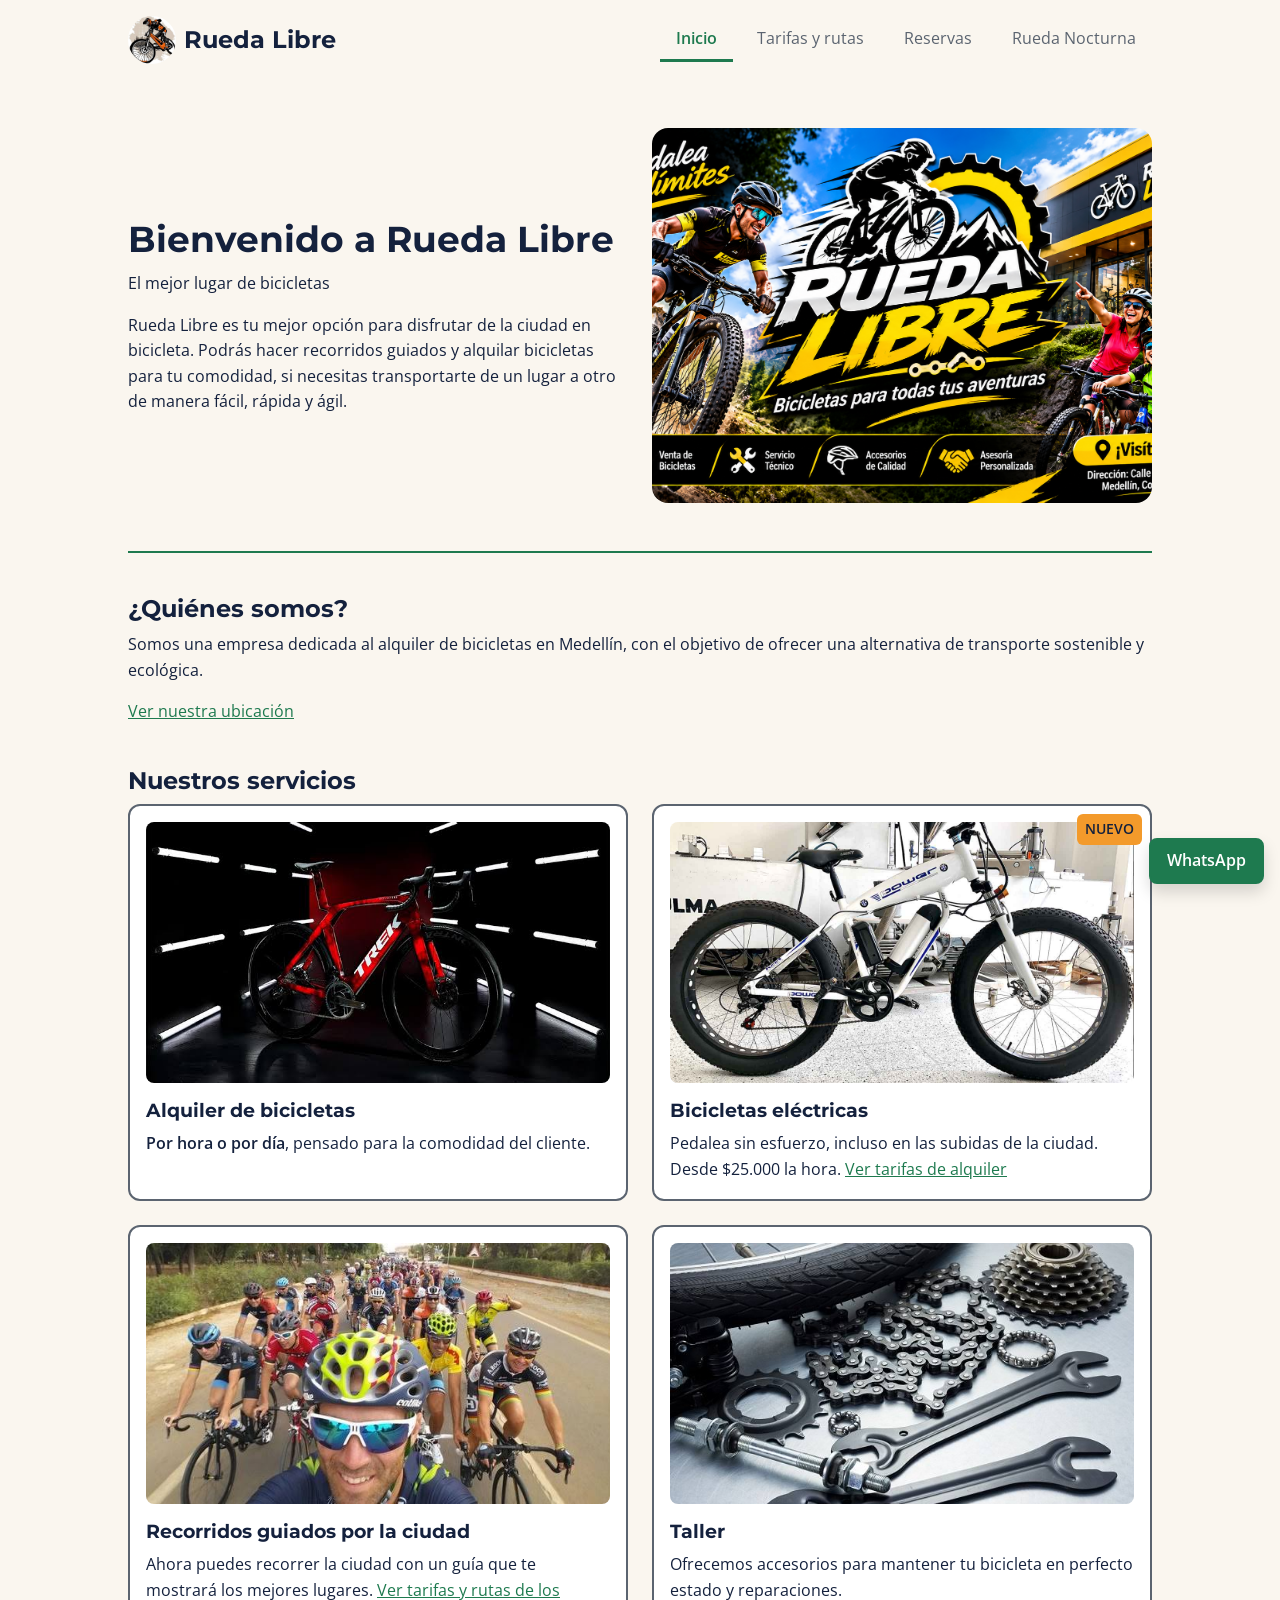
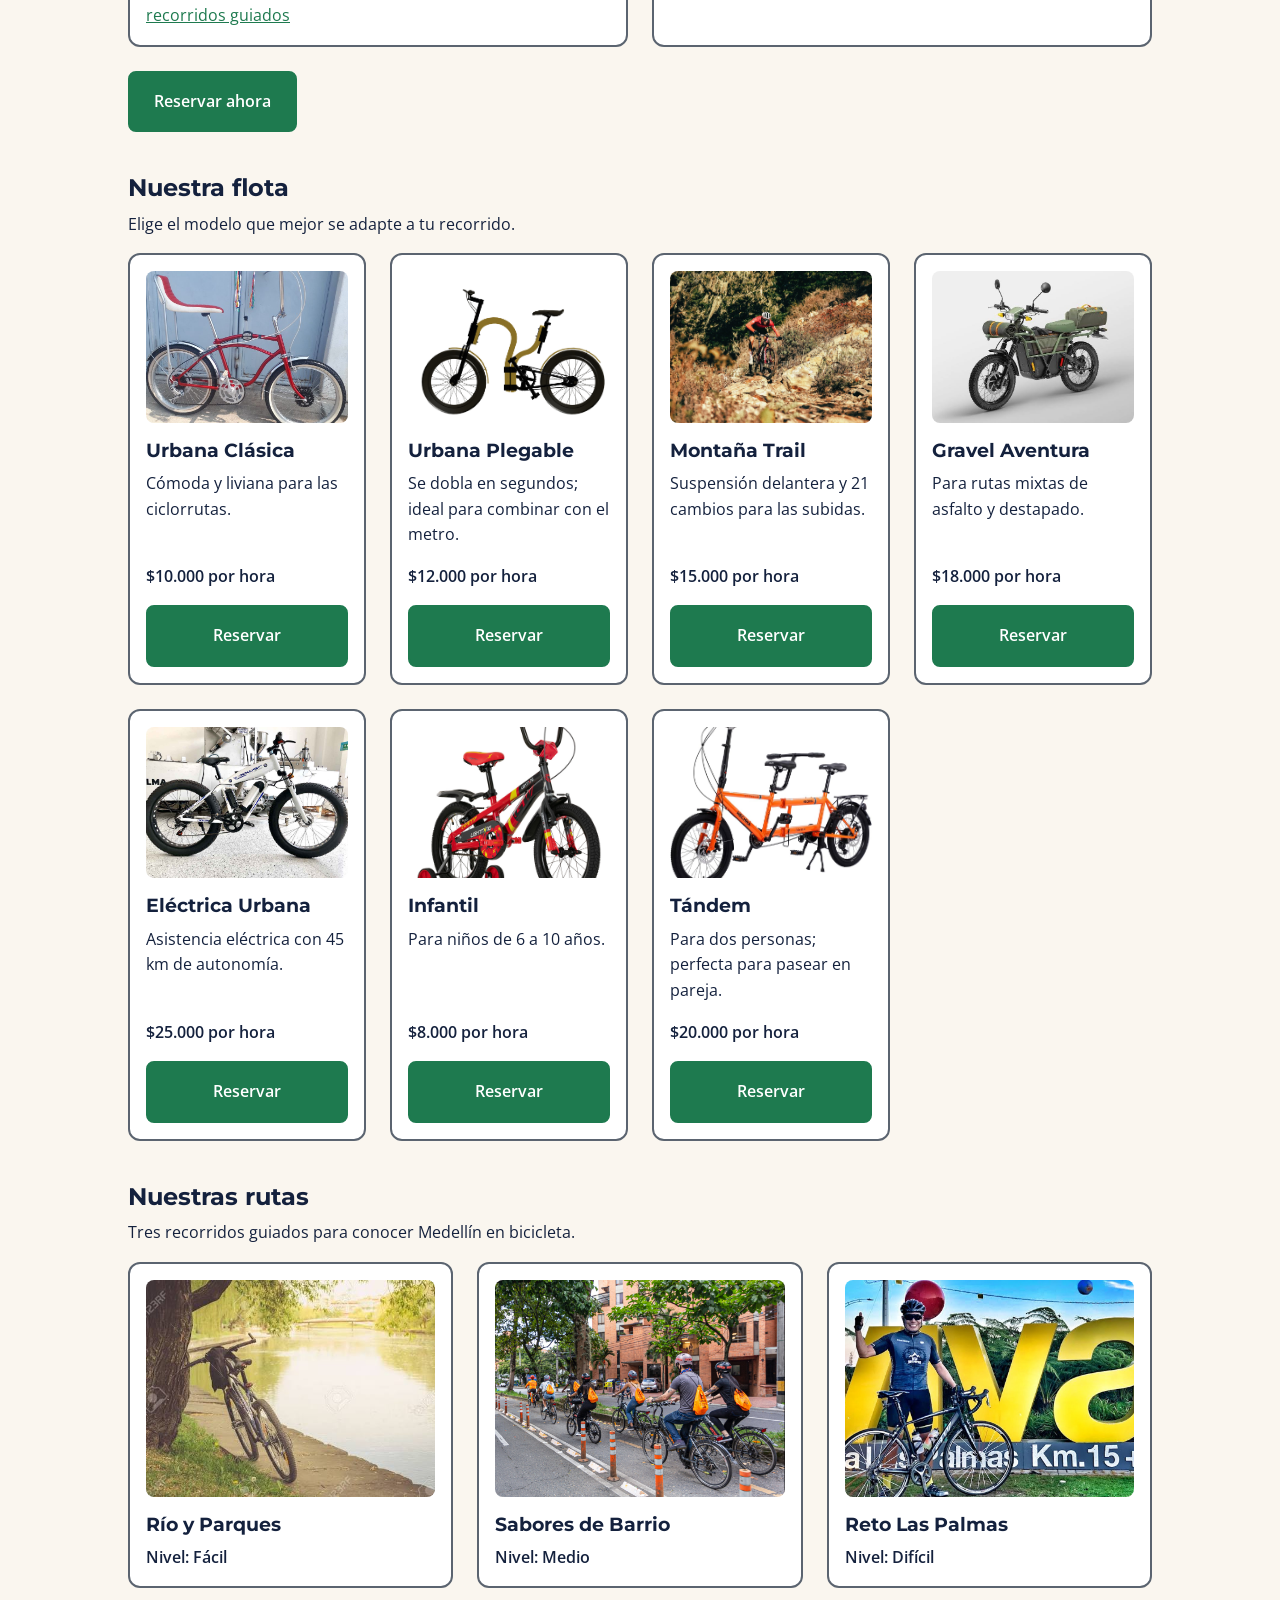
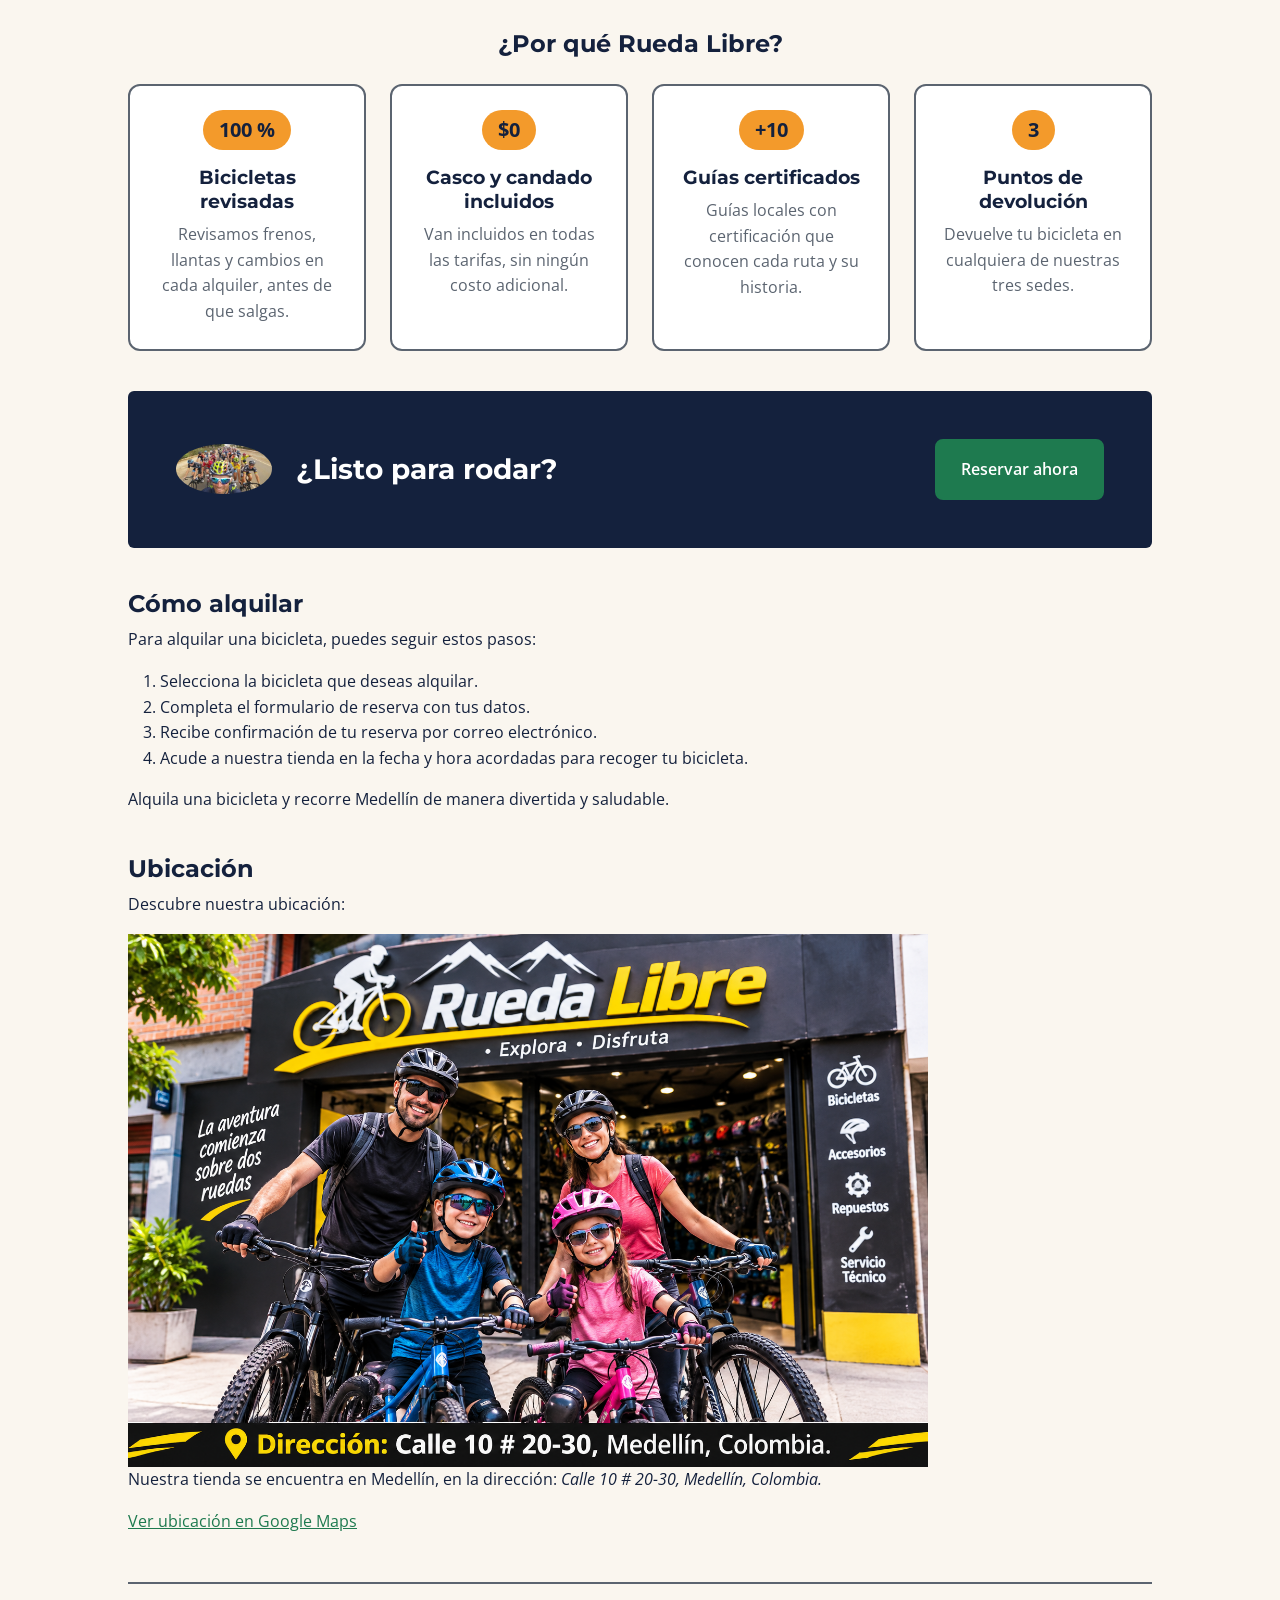
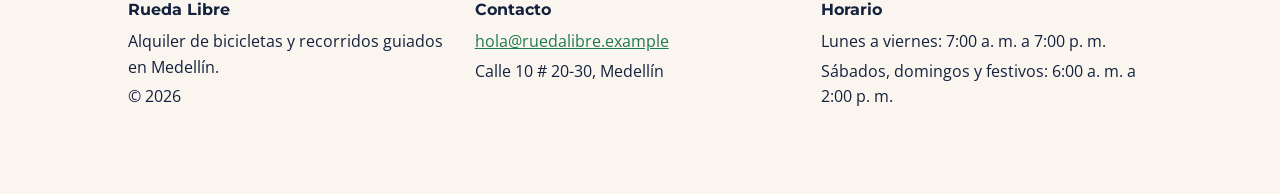
<file: index.html>
<!DOCTYPE html>
<html lang="es">
<head>
    <meta charset="UTF-8">
    <meta name="viewport" content="width=device-width, initial-scale=1.0">
    <meta name="description" content="Rueda Libre: alquiler de bicicletas y recorridos guiados en Medellín. Una manera de rodar en cualquier parte.">
    <title>Rueda Libre | Alquiler de bicicletas en Medellín</title>

    <link rel="preconnect" href="https://fonts.googleapis.com">
    <link rel="preconnect" href="https://fonts.gstatic.com" crossorigin>
    <link href="https://fonts.googleapis.com/css2?family=Montserrat:wght@700&family=Open+Sans:wght@400;600&display=swap" rel="stylesheet">

    <link href="https://cdn.jsdelivr.net/npm/bootstrap@5.3.8/dist/css/bootstrap.min.css" rel="stylesheet" integrity="sha384-sRIl4kxILFvY47J16cr9ZwB07vP4J8+LH7qKQnuqkuIAvNWLzeN8tE5YBujZqJLB" crossorigin="anonymous">

    <!-- 2) Mi hoja DESPUÉS: cuando hay empate de especificidad, gana la última -->
    <link rel="stylesheet" href="css/styles.css">
</head>
<body>
    <a href="#contenido" class="visually-hidden-focusable">Saltar al contenido principal</a>

    <header class="d-flex flex-column flex-md-row align-items-center justify-content-md-between gap-2 mb-3 text-center text-md-start">
        <p class="marca d-flex align-items-center gap-2 m-0">
            <img src="img/LogoBicicleta.jpg" class="rounded-circle" alt="" width="48" height="48">
            <span>Rueda Libre</span>
        </p>
        <nav>
            <ul id="menu" class="nav justify-content-center justify-content-md-start gap-2">
                <li><a href="index.html" class="activo" aria-current="page">Inicio</a></li>
                <li><a href="paginas/tarifas.html">Tarifas y rutas</a></li>
                <li><a href="paginas/reservas.html">Reservas</a></li>
                <li><a href="nocturna/index.html">Rueda Nocturna</a></li>
            </ul>
        </nav>
    </header>

    <main id="contenido">

        <!-- ===== PORTADA =====
             row: fila · align-items-center: centra verticalmente texto y foto
             g-4: separación · col-12 col-md-6: 1 columna en celular, 2 desde 768 px -->
        <section class="portada py-4 py-md-5">
            <div class="row align-items-center g-4">
                <div class="col-12 col-md-6">
                    <h1>Bienvenido a Rueda Libre</h1>
                    <p>El mejor lugar de bicicletas</p>
                    <p class="mb-0">Rueda Libre es tu mejor opción para disfrutar de la ciudad en bicicleta. Podrás hacer recorridos guiados y alquilar bicicletas para tu comodidad, si necesitas transportarte de un lugar a otro de manera fácil, rápida y ágil.</p>
                </div>
                <div class="col-12 col-md-6">
                    <!-- ratio ratio-4x3: la caja mantiene proporción 4:3 · object-fit-cover: la foto la llena -->
                    <div class="ratio ratio-4x3">
                        <img src="img/logo.png" class="object-fit-cover rounded-4" alt="Bicicleta de Rueda Libre lista para recorrer Medellín" width="600" height="450">
                    </div>
                </div>
            </div>
        </section>

        <section id="quienes-somos">
            <h2>¿Quiénes somos?</h2>
            <p>Somos una empresa dedicada al alquiler de bicicletas en Medellín, con el objetivo de ofrecer una alternativa de transporte sostenible y ecológica.</p>
            <a href="#ubicacion">Ver nuestra ubicación</a>
        </section>

        <!-- ===== NUESTROS SERVICIOS =====
             row-cols-1 row-cols-md-2: 1 tarjeta por fila en celular y 2 desde 768 px -->
        <section id="nuestros-servicios">
            <h2>Nuestros servicios</h2>

            <div class="row row-cols-1 row-cols-md-2 g-4">
                <div class="col">
                    <!-- h-100: misma altura · position-relative: referencia para la etiqueta "Nuevo" -->
                    <article class="tarjeta h-100 p-3 position-relative">
                        <div class="ratio ratio-16x9 mb-3">
                            <img src="img/bicicleta1.jpg" class="object-fit-cover rounded-3" alt="" width="200" height="200">
                        </div>
                        <h3>Alquiler de bicicletas</h3>
                        <p class="mb-0"><strong>Por hora o por día</strong>, pensado para la comodidad del cliente.</p>
                    </article>
                </div>

                <div class="col">
                    <article class="tarjeta h-100 p-3 position-relative">
                        <div class="ratio ratio-16x9 mb-3">
                            <img src="img/bicicleta3.jpg" class="object-fit-cover rounded-3" alt="" width="200" height="200">
                        </div>
                        <h3>Bicicletas eléctricas</h3>
                        <!-- Posición con utilidades; el color naranja de marca viene de .etiqueta-nuevo -->
                        <span class="etiqueta-nuevo position-absolute top-0 end-0 m-2 px-2 py-1 rounded small fw-semibold text-uppercase">Nuevo</span>
                        <p class="mb-0">Pedalea sin esfuerzo, incluso en las subidas de la ciudad. Desde $25.000 la hora.
                            <a href="paginas/tarifas.html#alquiler">Ver tarifas de alquiler</a></p>
                    </article>
                </div>

                <div class="col">
                    <article class="tarjeta h-100 p-3 position-relative">
                        <div class="ratio ratio-16x9 mb-3">
                            <img src="img/bicicleta5.jpg" class="object-fit-cover rounded-3" alt="" width="200" height="200">
                        </div>
                        <h3>Recorridos guiados por la ciudad</h3>
                        <p class="mb-0">Ahora puedes recorrer la ciudad con un guía que te mostrará los mejores lugares.
                            <a href="paginas/tarifas.html#recorridos">Ver tarifas y rutas de los recorridos guiados</a></p>
                    </article>
                </div>

                <div class="col">
                    <article class="tarjeta h-100 p-3 position-relative">
                        <div class="ratio ratio-16x9 mb-3">
                            <img src="img/bicicleta4.jpg" class="object-fit-cover rounded-3" alt="" width="200" height="200">
                        </div>
                        <h3>Taller</h3>
                        <p class="mb-0">Ofrecemos accesorios para mantener tu bicicleta en perfecto estado y reparaciones.</p>
                    </article>
                </div>
            </div>

            <p class="mt-4"><a href="paginas/reservas.html" class="boton-cta">Reservar ahora</a></p>
        </section>

        <!-- ===== NUESTRA FLOTA =====
             1 columna en celular · 2 desde sm (576) · 3 desde lg (992) · 4 desde xl (1200) -->
        <section id="flota">
            <h2>Nuestra flota</h2>
            <p>Elige el modelo que mejor se adapte a tu recorrido.</p>

            <div class="row g-4">
                <div class="col-12 col-sm-6 col-lg-4 col-xl-3">
                    <!-- d-flex flex-column: contenido en columna · flex-grow-1 en la descripción
                         empuja precio y botón al final de la tarjeta -->
                    <article class="tarjeta h-100 d-flex flex-column p-3">
                        <div class="ratio ratio-4x3 mb-3">
                            <img src="img/clasica.jpg" class="object-fit-cover rounded-3" alt="" width="200" height="200">
                        </div>
                        <h3>Urbana Clásica</h3>
                        <p class="flex-grow-1">Cómoda y liviana para las ciclorrutas.</p>
                        <p class="fw-semibold">$10.000 por hora</p>
                        <a href="paginas/reservas.html" class="boton-cta text-center" aria-label="Reservar Urbana Clásica">Reservar</a>
                    </article>
                </div>

                <div class="col-12 col-sm-6 col-lg-4 col-xl-3">
                    <article class="tarjeta h-100 d-flex flex-column p-3">
                        <div class="ratio ratio-4x3 mb-3">
                            <img src="img/plegable.jpg" class="object-fit-cover rounded-3" alt="" width="200" height="200">
                        </div>
                        <h3>Urbana Plegable</h3>
                        <p class="flex-grow-1">Se dobla en segundos; ideal para combinar con el metro.</p>
                        <p class="fw-semibold">$12.000 por hora</p>
                        <a href="paginas/reservas.html" class="boton-cta text-center" aria-label="Reservar Urbana Plegable">Reservar</a>
                    </article>
                </div>

                <div class="col-12 col-sm-6 col-lg-4 col-xl-3">
                    <article class="tarjeta h-100 d-flex flex-column p-3">
                        <div class="ratio ratio-4x3 mb-3">
                            <img src="img/montana.jpg" class="object-fit-cover rounded-3" alt="" width="200" height="200">
                        </div>
                        <h3>Montaña Trail</h3>
                        <p class="flex-grow-1">Suspensión delantera y 21 cambios para las subidas.</p>
                        <p class="fw-semibold">$15.000 por hora</p>
                        <a href="paginas/reservas.html" class="boton-cta text-center" aria-label="Reservar Montaña Trail">Reservar</a>
                    </article>
                </div>

                <div class="col-12 col-sm-6 col-lg-4 col-xl-3">
                    <article class="tarjeta h-100 d-flex flex-column p-3">
                        <div class="ratio ratio-4x3 mb-3">
                            <img src="img/aventura.jpg" class="object-fit-cover rounded-3" alt="" width="200" height="200">
                        </div>
                        <h3>Gravel Aventura</h3>
                        <p class="flex-grow-1">Para rutas mixtas de asfalto y destapado.</p>
                        <p class="fw-semibold">$18.000 por hora</p>
                        <a href="paginas/reservas.html" class="boton-cta text-center" aria-label="Reservar Gravel Aventura">Reservar</a>
                    </article>
                </div>

                <div class="col-12 col-sm-6 col-lg-4 col-xl-3">
                    <article class="tarjeta h-100 d-flex flex-column p-3">
                        <div class="ratio ratio-4x3 mb-3">
                            <img src="img/bicicleta3.jpg" class="object-fit-cover rounded-3" alt="" width="200" height="200">
                        </div>
                        <h3>Eléctrica Urbana</h3>
                        <p class="flex-grow-1">Asistencia eléctrica con 45 km de autonomía.</p>
                        <p class="fw-semibold">$25.000 por hora</p>
                        <a href="paginas/reservas.html" class="boton-cta text-center" aria-label="Reservar Eléctrica Urbana">Reservar</a>
                    </article>
                </div>

                <div class="col-12 col-sm-6 col-lg-4 col-xl-3">
                    <article class="tarjeta h-100 d-flex flex-column p-3">
                        <div class="ratio ratio-4x3 mb-3">
                            <img src="img/ninos.jpg" class="object-fit-cover rounded-3" alt="" width="200" height="200">
                        </div>
                        <h3>Infantil</h3>
                        <p class="flex-grow-1">Para niños de 6 a 10 años.</p>
                        <p class="fw-semibold">$8.000 por hora</p>
                        <a href="paginas/reservas.html" class="boton-cta text-center" aria-label="Reservar Infantil">Reservar</a>
                    </article>
                </div>

                <div class="col-12 col-sm-6 col-lg-4 col-xl-3">
                    <article class="tarjeta h-100 d-flex flex-column p-3">
                        <div class="ratio ratio-4x3 mb-3">
                            <img src="img/2personas.jpg" class="object-fit-cover rounded-3" alt="" width="200" height="200">
                        </div>
                        <h3>Tándem</h3>
                        <p class="flex-grow-1">Para dos personas; perfecta para pasear en pareja.</p>
                        <p class="fw-semibold">$20.000 por hora</p>
                        <a href="paginas/reservas.html" class="boton-cta text-center" aria-label="Reservar Tándem">Reservar</a>
                    </article>
                </div>
            </div>
        </section>

        <!-- ===== NUESTRAS RUTAS: 1 columna en celular y 3 desde md (768 px) ===== -->
        <section id="rutas">
            <h2>Nuestras rutas</h2>
            <p>Tres recorridos guiados para conocer Medellín en bicicleta.</p>

            <div class="row g-4">
                <div class="col-12 col-md-4">
                    <article class="tarjeta h-100 p-3">
                        <div class="ratio ratio-4x3 mb-3">
                            <img src="img/rio.jpg" class="object-fit-cover rounded-3" alt="" width="200" height="150">
                        </div>
                        <h3>Río y Parques</h3>
                        <p class="fw-semibold mb-0">Nivel: Fácil</p>
                    </article>
                </div>

                <div class="col-12 col-md-4">
                    <article class="tarjeta h-100 p-3">
                        <div class="ratio ratio-4x3 mb-3">
                            <img src="img/barrio.jpg" class="object-fit-cover rounded-3" alt="" width="200" height="150">
                        </div>
                        <h3>Sabores de Barrio</h3>
                        <p class="fw-semibold mb-0">Nivel: Medio</p>
                    </article>
                </div>

                <div class="col-12 col-md-4">
                    <article class="tarjeta h-100 p-3">
                        <div class="ratio ratio-4x3 mb-3">
                            <img src="img/palmas.jpg" class="object-fit-cover rounded-3" alt="" width="200" height="150">
                        </div>
                        <h3>Reto Las Palmas</h3>
                        <p class="fw-semibold mb-0">Nivel: Difícil</p>
                    </article>
                </div>
            </div>
        </section>

        <!-- ===== ¿POR QUÉ RUEDA LIBRE? =====
             1 columna en celular · 2 desde sm · 4 desde xl (main mide 48rem hasta 1199 px) -->
        <section id="beneficios" aria-labelledby="titulo-beneficios">
            <h2 id="titulo-beneficios" class="text-center mb-4">¿Por qué Rueda Libre?</h2>

            <div class="row g-4">
                <div class="col-12 col-sm-6 col-xl-3">
                    <article class="tarjeta h-100 p-4 text-center">
                        <!-- Dato destacado: forma con utilidades, color naranja de marca con .dato-destacado -->
                        <p class="dato-destacado d-inline-block rounded-pill px-3 py-1 fs-5 fw-bold mb-3">100 %</p>
                        <h3>Bicicletas revisadas</h3>
                        <p class="text-body-secondary mb-0">Revisamos frenos, llantas y cambios en cada alquiler, antes de que salgas.</p>
                    </article>
                </div>

                <div class="col-12 col-sm-6 col-xl-3">
                    <article class="tarjeta h-100 p-4 text-center">
                        <p class="dato-destacado d-inline-block rounded-pill px-3 py-1 fs-5 fw-bold mb-3">$0</p>
                        <h3>Casco y candado incluidos</h3>
                        <p class="text-body-secondary mb-0">Van incluidos en todas las tarifas, sin ningún costo adicional.</p>
                    </article>
                </div>

                <div class="col-12 col-sm-6 col-xl-3">
                    <article class="tarjeta h-100 p-4 text-center">
                        <p class="dato-destacado d-inline-block rounded-pill px-3 py-1 fs-5 fw-bold mb-3">+10</p>
                        <h3>Guías certificados</h3>
                        <p class="text-body-secondary mb-0">Guías locales con certificación que conocen cada ruta y su historia.</p>
                    </article>
                </div>

                <div class="col-12 col-sm-6 col-xl-3">
                    <article class="tarjeta h-100 p-4 text-center">
                        <p class="dato-destacado d-inline-block rounded-pill px-3 py-1 fs-5 fw-bold mb-3">3</p>
                        <h3>Puntos de devolución</h3>
                        <p class="text-body-secondary mb-0">Devuelve tu bicicleta en cualquiera de nuestras tres sedes.</p>
                    </article>
                </div>
            </div>
        </section>

        <!-- ===== FRANJA "¿LISTO PARA RODAR?" =====
             Columna en celular y fila desde md · imagen decorativa solo desde md -->
        <section class="franja rounded p-4 p-md-5" aria-labelledby="titulo-franja">
            <div class="d-flex flex-column flex-md-row align-items-center gap-3 gap-md-4">
                <img src="img/bicicleta5.jpg" class="d-none d-md-block rounded-circle" alt="" width="96" height="96">
                <h2 id="titulo-franja" class="fs-3 mb-0 text-center text-md-start flex-md-grow-1">¿Listo para rodar?</h2>
                <a href="paginas/reservas.html" class="boton-cta">Reservar ahora</a>
            </div>
        </section>

        <section id="como-alquilar">
            <h2>Cómo alquilar</h2>
            <p>Para alquilar una bicicleta, puedes seguir estos pasos:</p>
            <ol>
                <li>Selecciona la bicicleta que deseas alquilar.</li>
                <li>Completa el formulario de reserva con tus datos.</li>
                <li>Recibe confirmación de tu reserva por correo electrónico.</li>
                <li>Acude a nuestra tienda en la fecha y hora acordadas para recoger tu bicicleta.</li>
            </ol>
            <p>Alquila una bicicleta y recorre Medellín de manera divertida y saludable.</p>
        </section>

        <section id="ubicacion">
            <h2>Ubicación</h2>
            <p>Descubre nuestra ubicación:</p>
            <img src="img/bicicleta2.png" alt="Bicicleta estacionada frente a la tienda de Rueda Libre" width="800" height="600">
            <p>Nuestra tienda se encuentra en Medellín, en la dirección: <em>Calle 10 # 20-30, Medellín, Colombia.</em></p>
            <a href="https://www.google.com/maps/place/Calle+10+%2320-30,+Medell%C3%ADn,+Antioquia" target="_blank" rel="noopener" aria-label="Ver ubicación en Google Maps (se abre en otra pestaña)">Ver ubicación en Google Maps</a>
        </section>
    </main>

    <footer class="mt-5 pt-3">
        <div class="row g-3">
            <div class="col-12 col-md-4">
                <h2 class="fs-6 mb-2">Rueda Libre</h2>
                <p class="mb-1">Alquiler de bicicletas y recorridos guiados en Medellín.</p>
                <p class="mb-1">© 2026</p>
            </div>

            <div class="col-12 col-md-4">
                <h2 class="fs-6 mb-2">Contacto</h2>
                <p class="mb-1"><a href="mailto:hola@ruedalibre.example">hola@ruedalibre.example</a></p>
                <p class="mb-1">Calle 10 # 20-30, Medellín</p>
            </div>

            <div class="col-12 col-md-4">
                <h2 class="fs-6 mb-2">Horario</h2>
                <p class="mb-1">Lunes a viernes: 7:00 a. m. a 7:00 p. m.</p>
                <p class="mb-1">Sábados, domingos y festivos: 6:00 a. m. a 2:00 p. m.</p>
            </div>
        </div>
    </footer>

    <a href="https://wa.me/573000000000" class="boton-cta position-fixed bottom-0 end-0 m-3 px-3 py-2 shadow z-3" target="_blank" rel="noopener" aria-label="WhatsApp (se abre en otra pestaña)">WhatsApp</a>

    <!-- Bundle de JavaScript de Bootstrap (incluye Popper), antes de cerrar el body -->
    <script src="https://cdn.jsdelivr.net/npm/bootstrap@5.3.8/dist/js/bootstrap.bundle.min.js" integrity="sha384-FKyoEForCGlyvwx9Hj09JcYn3nv7wiPVlz7YYwJrWVcXK/BmnVDxM+D2scQbITxI" crossorigin="anonymous"></script>
</body>
</html>
</file>
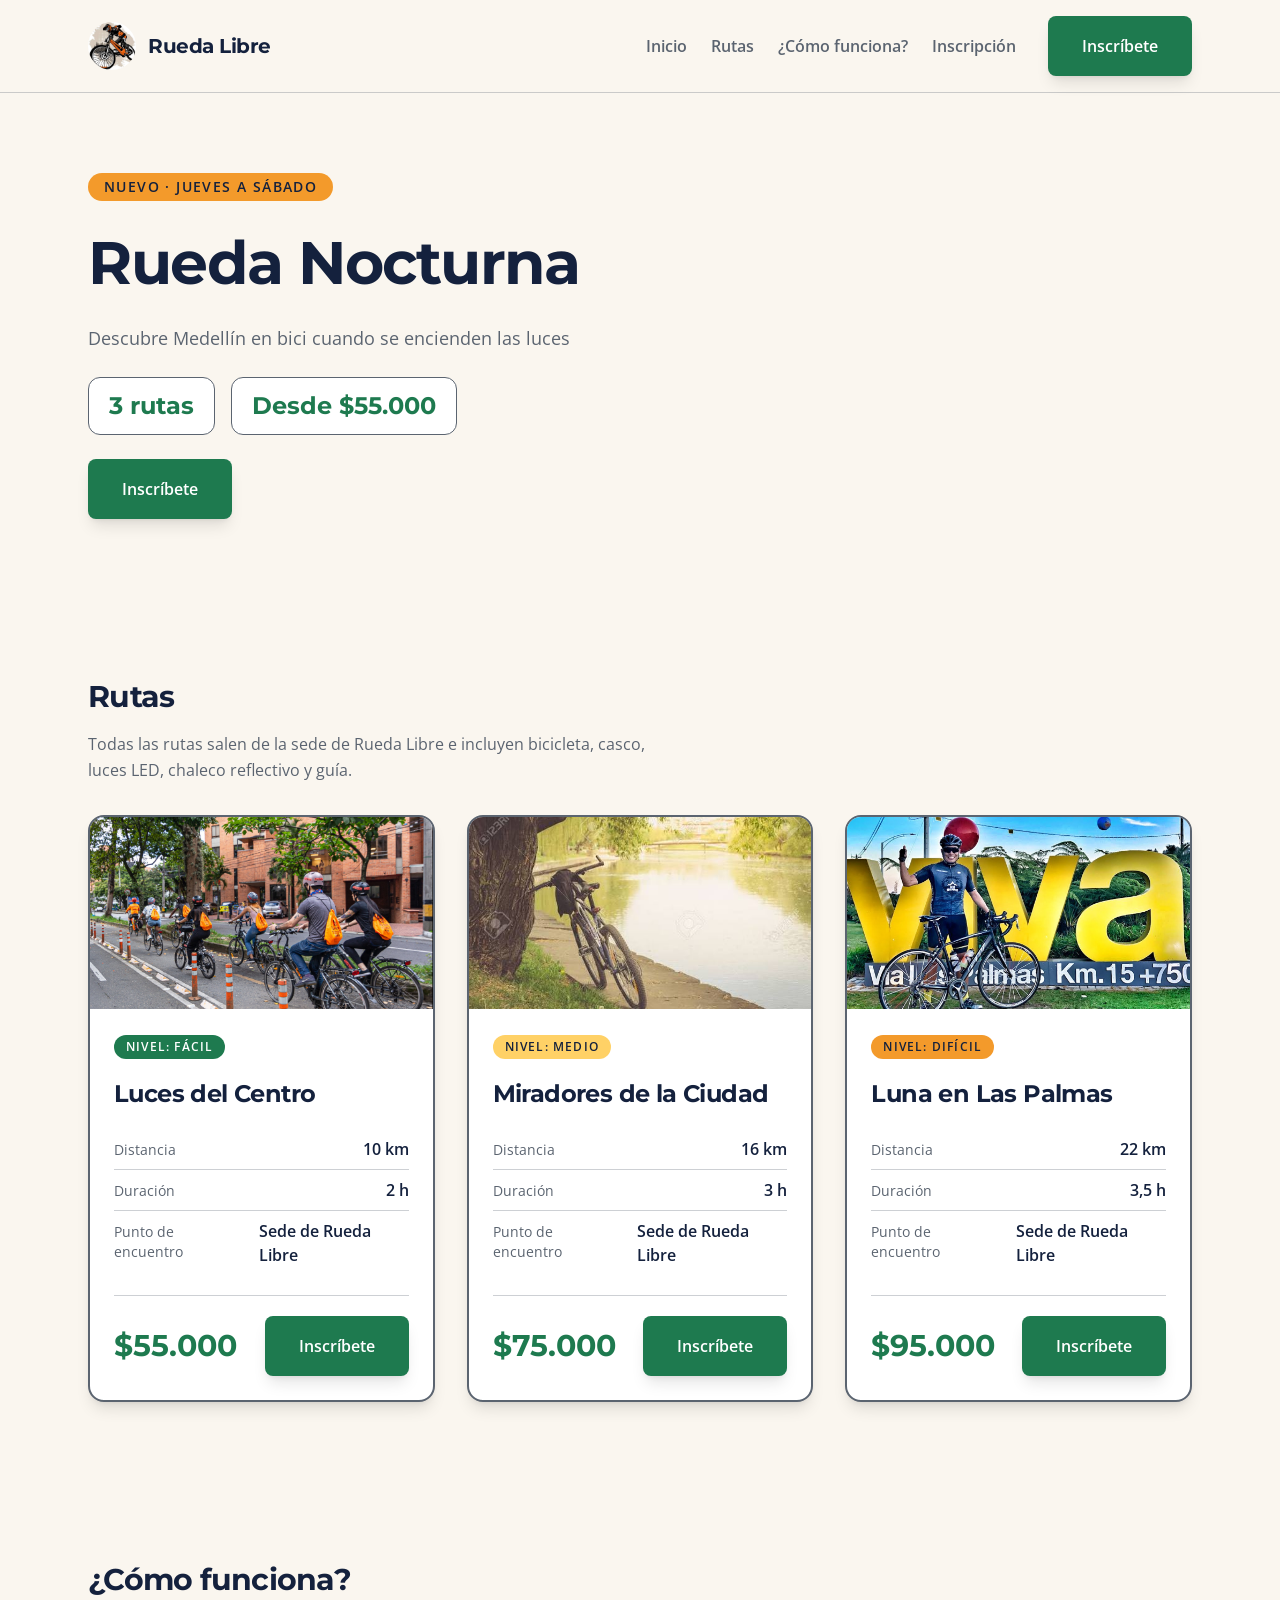
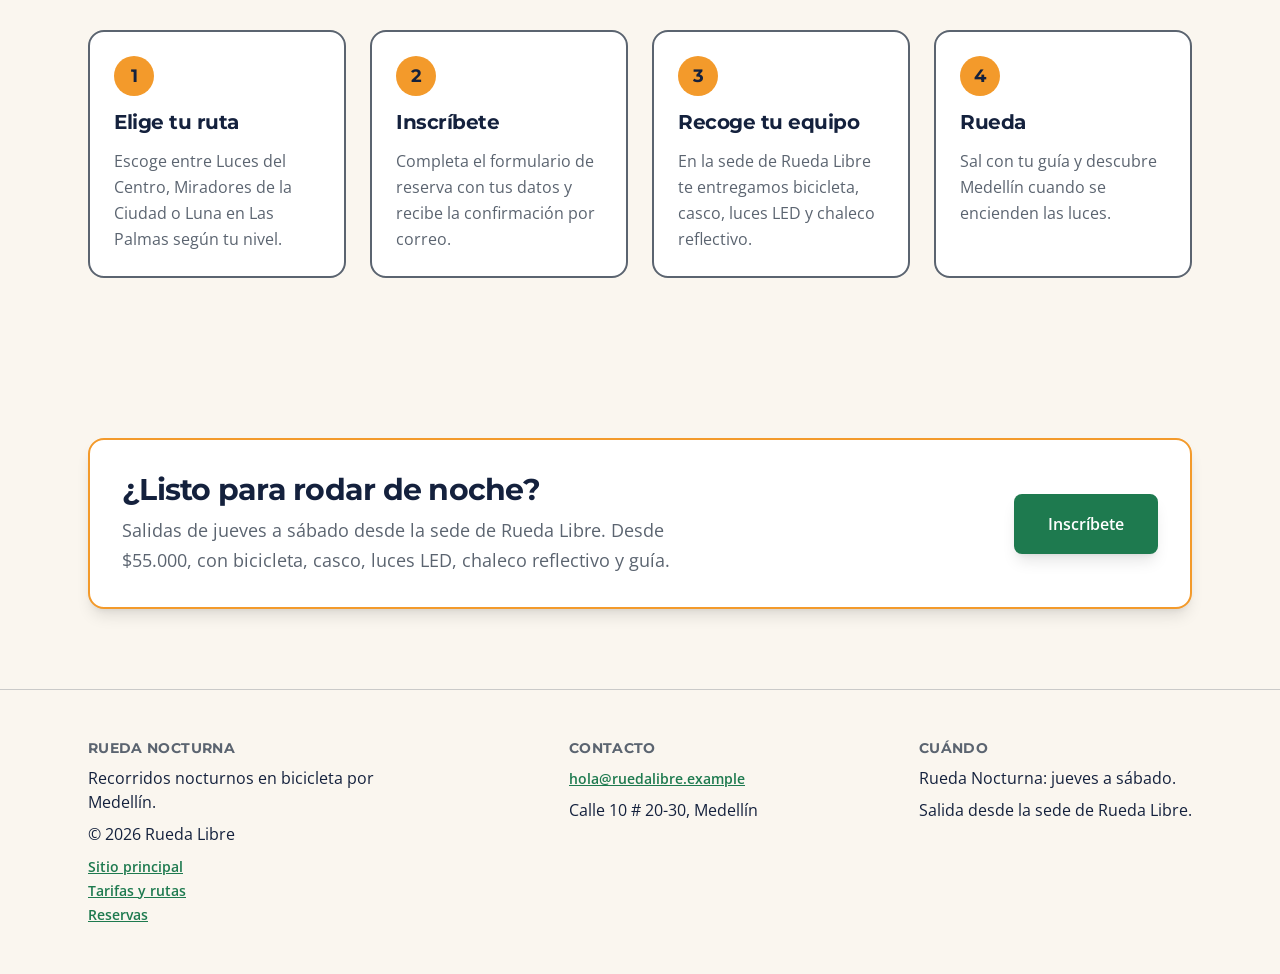
<file: nocturna/index.html>
<!DOCTYPE html>
<html lang="es">
<head>
    <meta charset="UTF-8">
    <meta name="viewport" content="width=device-width, initial-scale=1.0">
    <meta name="color-scheme" content="light dark">
    <meta name="description" content="Rueda Nocturna: recorridos en bicicleta por Medellín cuando se encienden las luces. Jueves a sábado.">
    <title>Rueda Nocturna | Rueda Libre</title>

    <!-- Fuentes de la marca (las mismas del sitio principal) -->
    <link rel="preconnect" href="https://fonts.googleapis.com">
    <link rel="preconnect" href="https://fonts.gstatic.com" crossorigin>
    <link href="https://fonts.googleapis.com/css2?family=Montserrat:wght@700&family=Open+Sans:wght@400;600&display=swap" rel="stylesheet">

    <!-- CSS generado por la CLI de Tailwind -->
    <link rel="stylesheet" href="src/output.css">
</head>
<!-- Orden de las clases en todo el archivo:
     layout → espaciado → tipografía → color y acabado → estados (hover, focus, dark) -->
<body class="font-texto antialiased bg-crema text-azul-noche dark:bg-azul-noche dark:text-crema">

    <a href="#contenido" class="sr-only focus:not-sr-only focus:absolute focus:left-4 focus:top-4 focus:z-50 focus:px-4 focus:py-2 focus:rounded focus:bg-white focus:text-azul-noche">Saltar al contenido principal</a>

    <!-- ===== ENCABEZADO =====
         El logo lleva al sitio principal (../index.html).
         "Sitio principal" aparece en el menú desde lg (1024 px): a 768 px no cabe. -->
    <header class="border-b border-gris-asfalto/30 dark:border-crema/20">
        <div class="mx-auto w-full max-w-6xl px-6">
            <div class="flex flex-col items-center md:flex-row md:justify-between gap-4 py-4 md:gap-3 lg:gap-8">

                <a href="../index.html" class="flex shrink-0 items-center gap-3 rounded focus:outline-hidden focus:ring-4 focus:ring-azul-noche focus:ring-offset-2 focus:ring-offset-crema dark:focus:ring-crema dark:focus:ring-offset-azul-noche">
                    <img src="../img/LogoBicicleta.jpg" alt="" width="48" height="48" class="h-12 w-12 rounded-full object-cover">
                    <span class="font-titulos text-lg font-bold tracking-tight lg:text-xl">Rueda Libre</span>
                </a>

                <div class="flex items-center md:gap-3 lg:gap-8">
                    <nav aria-label="Principal" class="hidden md:block">
                        <ul class="flex items-center gap-3 lg:gap-6">
                            <li><a href="#inicio" class="whitespace-nowrap text-sm font-semibold lg:text-base rounded text-gris-asfalto hover:text-azul-noche focus:outline-hidden focus:ring-4 focus:ring-azul-noche focus:ring-offset-2 focus:ring-offset-crema dark:text-crema/75 dark:hover:text-crema dark:focus:ring-crema dark:focus:ring-offset-azul-noche">Inicio</a></li>
                            <li><a href="#rutas" class="whitespace-nowrap text-sm font-semibold lg:text-base rounded text-gris-asfalto hover:text-azul-noche focus:outline-hidden focus:ring-4 focus:ring-azul-noche focus:ring-offset-2 focus:ring-offset-crema dark:text-crema/75 dark:hover:text-crema dark:focus:ring-crema dark:focus:ring-offset-azul-noche">Rutas</a></li>
                            <li><a href="#como-funciona" class="whitespace-nowrap text-sm font-semibold lg:text-base rounded text-gris-asfalto hover:text-azul-noche focus:outline-hidden focus:ring-4 focus:ring-azul-noche focus:ring-offset-2 focus:ring-offset-crema dark:text-crema/75 dark:hover:text-crema dark:focus:ring-crema dark:focus:ring-offset-azul-noche">¿Cómo funciona?</a></li>
                            <li><a href="#inscripcion" class="whitespace-nowrap text-sm font-semibold lg:text-base rounded text-gris-asfalto hover:text-azul-noche focus:outline-hidden focus:ring-4 focus:ring-azul-noche focus:ring-offset-2 focus:ring-offset-crema dark:text-crema/75 dark:hover:text-crema dark:focus:ring-crema dark:focus:ring-offset-azul-noche">Inscripción</a></li>
                            <li class="hidden lg:block"><a href="../index.html" class="whitespace-nowrap text-sm font-semibold lg:text-base rounded text-gris-asfalto hover:text-azul-noche focus:outline-hidden focus:ring-4 focus:ring-azul-noche focus:ring-offset-2 focus:ring-offset-crema dark:text-crema/75 dark:hover:text-crema dark:focus:ring-crema dark:focus:ring-offset-azul-noche">Sitio principal</a></li>
                        </ul>
                    </nav>

                    <a href="../paginas/reservas.html" class="btn-principal">Inscríbete</a>
                </div>

            </div>
        </div>
    </header>

    <main id="contenido">

        <!-- ===== SECCIÓN PRINCIPAL ===== -->
        <section id="inicio" class="py-10 md:py-16 lg:py-20 dark:bg-linear-to-b dark:from-amarillo-farol/10 dark:to-transparent" aria-labelledby="titulo-campana">
            <div class="mx-auto w-full max-w-6xl px-6">
                <div class="max-w-3xl space-y-6">

                    <p class="inline-block px-4 py-1 text-sm font-semibold uppercase tracking-widest rounded-full bg-naranja-pedal text-azul-noche dark:bg-amarillo-farol">Nuevo · Jueves a sábado</p>

                    <h1 id="titulo-campana" class="font-titulos text-4xl font-bold leading-tight tracking-tight sm:text-5xl lg:text-6xl">Rueda Nocturna</h1>

                    <p class="max-w-xl text-base leading-relaxed md:text-lg text-gris-asfalto dark:text-crema/75">Descubre Medellín en bici cuando se encienden las luces</p>

                    <ul class="flex flex-wrap gap-4">
                        <li class="px-5 py-3 font-titulos text-xl font-bold sm:text-2xl rounded-xl border border-gris-asfalto bg-white text-verde-ruta dark:border-crema/20 dark:bg-white/5 dark:text-amarillo-farol">3 rutas</li>
                        <li class="px-5 py-3 font-titulos text-xl font-bold sm:text-2xl rounded-xl border border-gris-asfalto bg-white text-verde-ruta dark:border-crema/20 dark:bg-white/5 dark:text-amarillo-farol">Desde $55.000</li>
                    </ul>

                    <div>
                        <a href="../paginas/reservas.html" class="btn-principal">Inscríbete</a>
                    </div>

                </div>
            </div>
        </section>

        <!-- ===== RUTAS =====
             Etiquetas de nivel: Fácil = Verde Ruta · Medio = Amarillo Farol · Difícil = Naranja Pedal
             (además del texto "Nivel: ..."). Las tres cards comparten las mismas clases base. -->
        <section id="rutas" class="py-10 md:py-16 lg:py-20" aria-labelledby="titulo-rutas">
            <div class="mx-auto w-full max-w-6xl px-6">
                <div class="space-y-6 md:space-y-8">

                    <div class="space-y-4">
                        <h2 id="titulo-rutas" class="font-titulos text-2xl font-bold tracking-tight md:text-3xl">Rutas</h2>
                        <p class="max-w-xl leading-relaxed text-gris-asfalto dark:text-crema/75">Todas las rutas salen de la sede de Rueda Libre e incluyen bicicleta, casco, luces LED, chaleco reflectivo y guía.</p>
                    </div>

                    <div class="grid grid-cols-1 sm:grid-cols-2 lg:grid-cols-3 gap-6 lg:gap-8">

                        <!-- Ruta 1 · Fácil -->
                        <article class="overflow-hidden rounded-2xl border-2 border-gris-asfalto bg-white shadow-lg transition duration-200 hover:border-verde-ruta hover:shadow-2xl dark:border-crema/20 dark:bg-white/5 dark:hover:border-amarillo-farol">
                            <img src="../img/barrio.jpg" alt="" width="800" height="400" loading="lazy" class="h-48 w-full object-cover">
                            <div class="space-y-5 p-6">
                                <p class="inline-block px-3 py-1 text-xs font-semibold uppercase tracking-widest rounded-full bg-verde-ruta text-white">Nivel: Fácil</p>
                                <h3 class="font-titulos text-2xl font-bold leading-tight tracking-tight">Luces del Centro</h3>
                                <dl class="divide-y divide-gris-asfalto/30 dark:divide-crema/20">
                                    <div class="flex items-baseline justify-between gap-4 py-2">
                                        <dt class="text-sm text-gris-asfalto dark:text-crema/75">Distancia</dt>
                                        <dd class="font-semibold">10 km</dd>
                                    </div>
                                    <div class="flex items-baseline justify-between gap-4 py-2">
                                        <dt class="text-sm text-gris-asfalto dark:text-crema/75">Duración</dt>
                                        <dd class="font-semibold">2 h</dd>
                                    </div>
                                    <div class="flex items-baseline justify-between gap-4 py-2">
                                        <dt class="text-sm text-gris-asfalto dark:text-crema/75">Punto de encuentro</dt>
                                        <dd class="font-semibold">Sede de Rueda Libre</dd>
                                    </div>
                                </dl>
                                <div class="flex flex-wrap items-center justify-between gap-4 pt-5 border-t border-gris-asfalto/30 dark:border-crema/20">
                                    <p class="font-titulos text-3xl font-bold text-verde-ruta dark:text-amarillo-farol">$55.000</p>
                                    <a href="../paginas/reservas.html" aria-label="Inscríbete en Luces del Centro" class="btn-principal">Inscríbete</a>
                                </div>
                            </div>
                        </article>

                        <!-- Ruta 2 · Medio -->
                        <article class="overflow-hidden rounded-2xl border-2 border-gris-asfalto bg-white shadow-lg transition duration-200 hover:border-verde-ruta hover:shadow-2xl dark:border-crema/20 dark:bg-white/5 dark:hover:border-amarillo-farol">
                            <img src="../img/rio.jpg" alt="" width="800" height="400" loading="lazy" class="h-48 w-full object-cover">
                            <div class="space-y-5 p-6">
                                <p class="inline-block px-3 py-1 text-xs font-semibold uppercase tracking-widest rounded-full bg-amarillo-farol text-azul-noche">Nivel: Medio</p>
                                <h3 class="font-titulos text-2xl font-bold leading-tight tracking-tight">Miradores de la Ciudad</h3>
                                <dl class="divide-y divide-gris-asfalto/30 dark:divide-crema/20">
                                    <div class="flex items-baseline justify-between gap-4 py-2">
                                        <dt class="text-sm text-gris-asfalto dark:text-crema/75">Distancia</dt>
                                        <dd class="font-semibold">16 km</dd>
                                    </div>
                                    <div class="flex items-baseline justify-between gap-4 py-2">
                                        <dt class="text-sm text-gris-asfalto dark:text-crema/75">Duración</dt>
                                        <dd class="font-semibold">3 h</dd>
                                    </div>
                                    <div class="flex items-baseline justify-between gap-4 py-2">
                                        <dt class="text-sm text-gris-asfalto dark:text-crema/75">Punto de encuentro</dt>
                                        <dd class="font-semibold">Sede de Rueda Libre</dd>
                                    </div>
                                </dl>
                                <div class="flex flex-wrap items-center justify-between gap-4 pt-5 border-t border-gris-asfalto/30 dark:border-crema/20">
                                    <p class="font-titulos text-3xl font-bold text-verde-ruta dark:text-amarillo-farol">$75.000</p>
                                    <a href="../paginas/reservas.html" aria-label="Inscríbete en Miradores de la Ciudad" class="btn-principal">Inscríbete</a>
                                </div>
                            </div>
                        </article>

                        <!-- Ruta 3 · Difícil -->
                        <article class="overflow-hidden rounded-2xl border-2 border-gris-asfalto bg-white shadow-lg transition duration-200 hover:border-verde-ruta hover:shadow-2xl dark:border-crema/20 dark:bg-white/5 dark:hover:border-amarillo-farol">
                            <img src="../img/palmas.jpg" alt="" width="800" height="400" loading="lazy" class="h-48 w-full object-cover">
                            <div class="space-y-5 p-6">
                                <p class="inline-block px-3 py-1 text-xs font-semibold uppercase tracking-widest rounded-full bg-naranja-pedal text-azul-noche">Nivel: Difícil</p>
                                <h3 class="font-titulos text-2xl font-bold leading-tight tracking-tight">Luna en Las Palmas</h3>
                                <dl class="divide-y divide-gris-asfalto/30 dark:divide-crema/20">
                                    <div class="flex items-baseline justify-between gap-4 py-2">
                                        <dt class="text-sm text-gris-asfalto dark:text-crema/75">Distancia</dt>
                                        <dd class="font-semibold">22 km</dd>
                                    </div>
                                    <div class="flex items-baseline justify-between gap-4 py-2">
                                        <dt class="text-sm text-gris-asfalto dark:text-crema/75">Duración</dt>
                                        <dd class="font-semibold">3,5 h</dd>
                                    </div>
                                    <div class="flex items-baseline justify-between gap-4 py-2">
                                        <dt class="text-sm text-gris-asfalto dark:text-crema/75">Punto de encuentro</dt>
                                        <dd class="font-semibold">Sede de Rueda Libre</dd>
                                    </div>
                                </dl>
                                <div class="flex flex-wrap items-center justify-between gap-4 pt-5 border-t border-gris-asfalto/30 dark:border-crema/20">
                                    <p class="font-titulos text-3xl font-bold text-verde-ruta dark:text-amarillo-farol">$95.000</p>
                                    <a href="../paginas/reservas.html" aria-label="Inscríbete en Luna en Las Palmas" class="btn-principal">Inscríbete</a>
                                </div>
                            </div>
                        </article>

                    </div>
                </div>
            </div>
        </section>

        <!-- ===== ¿CÓMO FUNCIONA? ===== -->
        <section id="como-funciona" class="py-10 md:py-16 lg:py-20" aria-labelledby="titulo-como-funciona">
            <div class="mx-auto w-full max-w-6xl px-6">
                <div class="space-y-6 md:space-y-8">

                    <h2 id="titulo-como-funciona" class="font-titulos text-2xl font-bold tracking-tight md:text-3xl">¿Cómo funciona?</h2>

                    <ol class="grid grid-cols-1 sm:grid-cols-2 lg:grid-cols-4 gap-6">

                        <li class="space-y-3 p-6 rounded-2xl border-2 border-gris-asfalto bg-white dark:border-crema/20 dark:bg-white/5">
                            <p aria-hidden="true" class="flex h-10 w-10 items-center justify-center font-titulos text-lg font-bold rounded-full bg-naranja-pedal text-azul-noche dark:bg-amarillo-farol">1</p>
                            <h3 class="font-titulos text-xl font-bold tracking-tight">Elige tu ruta</h3>
                            <p class="leading-relaxed text-gris-asfalto dark:text-crema/75">Escoge entre Luces del Centro, Miradores de la Ciudad o Luna en Las Palmas según tu nivel.</p>
                        </li>

                        <li class="space-y-3 p-6 rounded-2xl border-2 border-gris-asfalto bg-white dark:border-crema/20 dark:bg-white/5">
                            <p aria-hidden="true" class="flex h-10 w-10 items-center justify-center font-titulos text-lg font-bold rounded-full bg-naranja-pedal text-azul-noche dark:bg-amarillo-farol">2</p>
                            <h3 class="font-titulos text-xl font-bold tracking-tight">Inscríbete</h3>
                            <p class="leading-relaxed text-gris-asfalto dark:text-crema/75">Completa el formulario de reserva con tus datos y recibe la confirmación por correo.</p>
                        </li>

                        <li class="space-y-3 p-6 rounded-2xl border-2 border-gris-asfalto bg-white dark:border-crema/20 dark:bg-white/5">
                            <p aria-hidden="true" class="flex h-10 w-10 items-center justify-center font-titulos text-lg font-bold rounded-full bg-naranja-pedal text-azul-noche dark:bg-amarillo-farol">3</p>
                            <h3 class="font-titulos text-xl font-bold tracking-tight">Recoge tu equipo</h3>
                            <p class="leading-relaxed text-gris-asfalto dark:text-crema/75">En la sede de Rueda Libre te entregamos bicicleta, casco, luces LED y chaleco reflectivo.</p>
                        </li>

                        <li class="space-y-3 p-6 rounded-2xl border-2 border-gris-asfalto bg-white dark:border-crema/20 dark:bg-white/5">
                            <p aria-hidden="true" class="flex h-10 w-10 items-center justify-center font-titulos text-lg font-bold rounded-full bg-naranja-pedal text-azul-noche dark:bg-amarillo-farol">4</p>
                            <h3 class="font-titulos text-xl font-bold tracking-tight">Rueda</h3>
                            <p class="leading-relaxed text-gris-asfalto dark:text-crema/75">Sal con tu guía y descubre Medellín cuando se encienden las luces.</p>
                        </li>

                    </ol>
                </div>
            </div>
        </section>

        <!-- ===== FRANJA DE INSCRIPCIÓN ===== -->
        <section id="inscripcion" class="py-10 md:py-16 lg:py-20" aria-labelledby="titulo-inscripcion">
            <div class="mx-auto w-full max-w-6xl px-6">
                <div class="flex flex-col items-start md:flex-row md:items-center md:justify-between gap-6 p-6 md:gap-8 md:p-8 rounded-2xl border-2 border-naranja-pedal bg-white shadow-lg dark:border-amarillo-farol dark:bg-white/5">

                    <div class="max-w-xl space-y-2">
                        <h2 id="titulo-inscripcion" class="font-titulos text-2xl font-bold tracking-tight md:text-3xl">¿Listo para rodar de noche?</h2>
                        <p class="text-base leading-relaxed md:text-lg text-gris-asfalto dark:text-crema/75">Salidas de jueves a sábado desde la sede de Rueda Libre. Desde $55.000, con bicicleta, casco, luces LED, chaleco reflectivo y guía.</p>
                    </div>

                    <a href="../paginas/reservas.html" class="btn-principal">Inscríbete</a>

                </div>
            </div>
        </section>

    </main>

    <!-- ===== PIE DE PÁGINA =====
         Tres bloques. El primero incluye los enlaces al sitio principal (visibles también en celular). -->
    <footer class="py-10 md:py-12 border-t border-gris-asfalto/30 dark:border-crema/20">
        <div class="mx-auto w-full max-w-6xl px-6">
            <div class="flex flex-col md:flex-row md:justify-between gap-8">

                <div class="max-w-xs space-y-2">
                    <h2 class="font-titulos text-sm font-bold uppercase tracking-wide text-gris-asfalto dark:text-crema/75">Rueda Nocturna</h2>
                    <p>Recorridos nocturnos en bicicleta por Medellín.</p>
                    <p>© 2026 Rueda Libre</p>
                    <nav aria-label="Sitio principal de Rueda Libre" class="pt-2">
                        <ul class="space-y-1">
                            <li><a href="../index.html" class="inline-block text-sm font-semibold underline rounded text-verde-ruta hover:text-azul-noche focus:outline-hidden focus:ring-4 focus:ring-azul-noche focus:ring-offset-2 focus:ring-offset-crema dark:text-amarillo-farol dark:hover:text-crema dark:focus:ring-crema dark:focus:ring-offset-azul-noche">Sitio principal</a></li>
                            <li><a href="../paginas/tarifas.html" class="inline-block text-sm font-semibold underline rounded text-verde-ruta hover:text-azul-noche focus:outline-hidden focus:ring-4 focus:ring-azul-noche focus:ring-offset-2 focus:ring-offset-crema dark:text-amarillo-farol dark:hover:text-crema dark:focus:ring-crema dark:focus:ring-offset-azul-noche">Tarifas y rutas</a></li>
                            <li><a href="../paginas/reservas.html" class="inline-block text-sm font-semibold underline rounded text-verde-ruta hover:text-azul-noche focus:outline-hidden focus:ring-4 focus:ring-azul-noche focus:ring-offset-2 focus:ring-offset-crema dark:text-amarillo-farol dark:hover:text-crema dark:focus:ring-crema dark:focus:ring-offset-azul-noche">Reservas</a></li>
                        </ul>
                    </nav>
                </div>

                <div class="max-w-xs space-y-2">
                    <h2 class="font-titulos text-sm font-bold uppercase tracking-wide text-gris-asfalto dark:text-crema/75">Contacto</h2>
                    <p><a href="mailto:hola@ruedalibre.example" class="inline-block text-sm font-semibold underline rounded text-verde-ruta hover:text-azul-noche focus:outline-hidden focus:ring-4 focus:ring-azul-noche focus:ring-offset-2 focus:ring-offset-crema dark:text-amarillo-farol dark:hover:text-crema dark:focus:ring-crema dark:focus:ring-offset-azul-noche">hola@ruedalibre.example</a></p>
                    <p>Calle 10 # 20-30, Medellín</p>
                </div>

                <div class="max-w-xs space-y-2">
                    <h2 class="font-titulos text-sm font-bold uppercase tracking-wide text-gris-asfalto dark:text-crema/75">Cuándo</h2>
                    <p>Rueda Nocturna: jueves a sábado.</p>
                    <p>Salida desde la sede de Rueda Libre.</p>
                </div>

            </div>
        </div>
    </footer>

</body>
</html>
</file>
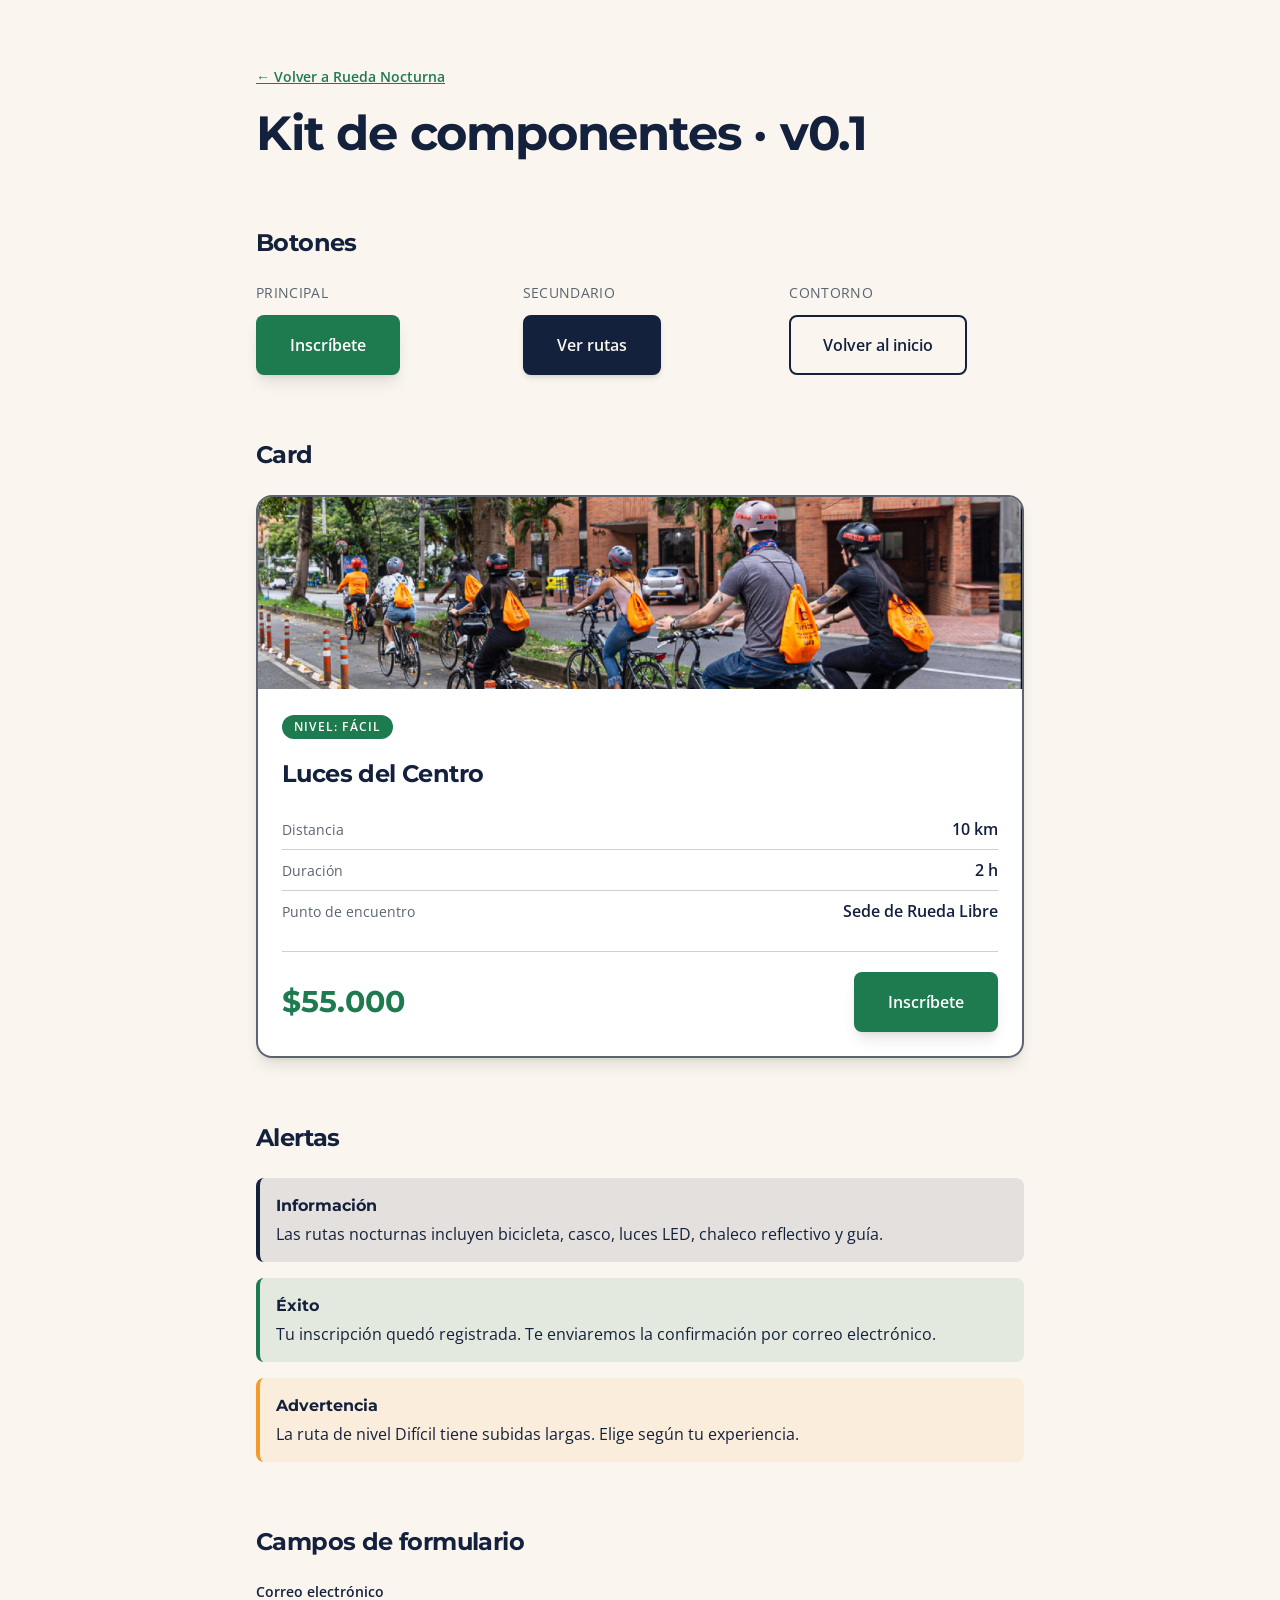
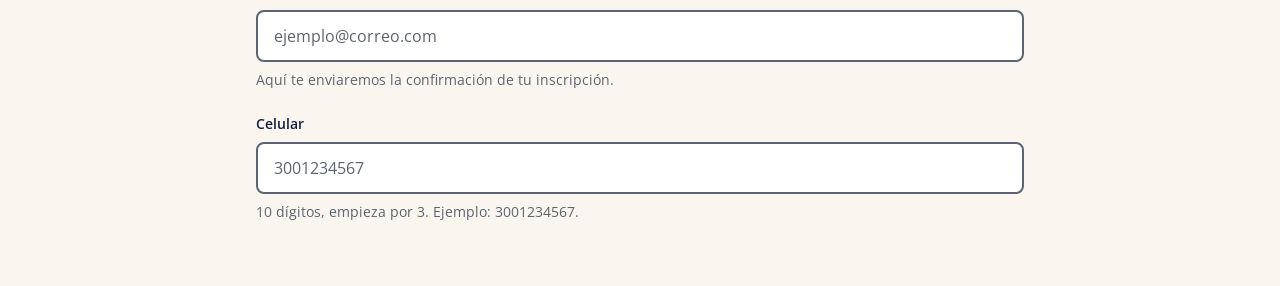
<file: nocturna/componentes.html>
<!DOCTYPE html>
<html lang="es">
<head>
    <meta charset="UTF-8">
    <meta name="viewport" content="width=device-width, initial-scale=1.0">
    <meta name="color-scheme" content="light dark">
    <meta name="description" content="Kit de componentes Rueda Nocturna v0.1: botones, card, alertas y campos de formulario.">
    <title>Kit de componentes v0.1 | Rueda Nocturna</title>

    <!-- Fuentes de la marca (las mismas del sitio principal) -->
    <link rel="preconnect" href="https://fonts.googleapis.com">
    <link rel="preconnect" href="https://fonts.gstatic.com" crossorigin>
    <link href="https://fonts.googleapis.com/css2?family=Montserrat:wght@700&family=Open+Sans:wght@400;600&display=swap" rel="stylesheet">

    <!-- CSS generado por la CLI de Tailwind -->
    <link rel="stylesheet" href="src/output.css">
</head>
<body class="font-texto antialiased bg-crema text-azul-noche dark:bg-azul-noche dark:text-crema">

    <a href="#contenido" class="sr-only focus:not-sr-only focus:absolute focus:left-4 focus:top-4 focus:z-50 focus:px-4 focus:py-2 focus:rounded focus:bg-white focus:text-azul-noche">Saltar al contenido principal</a>

    <main id="contenido" class="px-6 py-16">
        <div class="mx-auto w-full max-w-3xl space-y-16">

            <!-- ===== ENCABEZADO ===== -->
            <header class="space-y-4">
                <a href="index.html" class="inline-block text-sm font-semibold underline rounded text-verde-ruta hover:text-azul-noche focus:outline-hidden focus:ring-4 focus:ring-azul-noche focus:ring-offset-2 focus:ring-offset-crema dark:text-amarillo-farol dark:hover:text-crema dark:focus:ring-crema dark:focus:ring-offset-azul-noche">← Volver a Rueda Nocturna</a>
                <h1 class="font-titulos text-4xl font-bold leading-tight tracking-tight sm:text-5xl">Kit de componentes · v0.1</h1>
            </header>

            <!-- ===== 1. BOTONES ===== -->
            <section class="space-y-6" aria-labelledby="titulo-botones">
                <h2 id="titulo-botones" class="font-titulos text-2xl font-bold tracking-tight">Botones</h2>

                <div class="grid sm:grid-cols-3 gap-8">

                    <div class="space-y-3">
                        <p class="text-sm uppercase tracking-wide text-gris-asfalto dark:text-crema/75">Principal</p>
                        <a href="../paginas/reservas.html" class="btn-principal">Inscríbete</a>
                    </div>

                    <div class="space-y-3">
                        <p class="text-sm uppercase tracking-wide text-gris-asfalto dark:text-crema/75">Secundario</p>
                        <a href="../paginas/tarifas.html" class="btn-secundario">Ver rutas</a>
                    </div>

                    <div class="space-y-3">
                        <p class="text-sm uppercase tracking-wide text-gris-asfalto dark:text-crema/75">Contorno</p>
                        <a href="index.html" class="btn-contorno">Volver al inicio</a>
                    </div>

                </div>
            </section>

            <!-- ===== 2. CARD (la de la primera ruta del MiniReto 3) ===== -->
            <section class="space-y-6" aria-labelledby="titulo-card">
                <h2 id="titulo-card" class="font-titulos text-2xl font-bold tracking-tight">Card</h2>

                <article class="overflow-hidden rounded-2xl border-2 border-gris-asfalto bg-white shadow-lg transition duration-200 hover:border-verde-ruta hover:shadow-2xl dark:border-crema/20 dark:bg-white/5 dark:hover:border-amarillo-farol">
                    <img src="../img/barrio.jpg" alt="" width="800" height="400" loading="lazy" class="h-48 w-full object-cover">
                    <div class="space-y-5 p-6">
                        <p class="inline-block px-3 py-1 text-xs font-semibold uppercase tracking-widest rounded-full bg-verde-ruta text-white">Nivel: Fácil</p>
                        <h3 class="font-titulos text-2xl font-bold leading-tight tracking-tight">Luces del Centro</h3>
                        <dl class="divide-y divide-gris-asfalto/30 dark:divide-crema/20">
                            <div class="flex items-baseline justify-between gap-4 py-2">
                                <dt class="text-sm text-gris-asfalto dark:text-crema/75">Distancia</dt>
                                <dd class="font-semibold">10 km</dd>
                            </div>
                            <div class="flex items-baseline justify-between gap-4 py-2">
                                <dt class="text-sm text-gris-asfalto dark:text-crema/75">Duración</dt>
                                <dd class="font-semibold">2 h</dd>
                            </div>
                            <div class="flex items-baseline justify-between gap-4 py-2">
                                <dt class="text-sm text-gris-asfalto dark:text-crema/75">Punto de encuentro</dt>
                                <dd class="font-semibold">Sede de Rueda Libre</dd>
                            </div>
                        </dl>
                        <div class="flex flex-wrap items-center justify-between gap-4 pt-5 border-t border-gris-asfalto/30 dark:border-crema/20">
                            <p class="font-titulos text-3xl font-bold text-verde-ruta dark:text-amarillo-farol">$55.000</p>
                            <a href="../paginas/reservas.html" aria-label="Inscríbete en Luces del Centro" class="btn-principal">Inscríbete</a>
                        </div>
                    </div>
                </article>
            </section>

            <!-- ===== 3. ALERTAS =====
                 El título dice el tipo: no depende solo del color.
                 role="status" en la de éxito: el lector de pantalla la anuncia como aviso. -->
            <section class="space-y-6" aria-labelledby="titulo-alertas">
                <h2 id="titulo-alertas" class="font-titulos text-2xl font-bold tracking-tight">Alertas</h2>

                <div class="space-y-4">

                    <div class="p-4 rounded-lg border-l-4 border-azul-noche bg-azul-noche/10 dark:border-crema dark:bg-crema/10">
                        <p class="font-titulos font-bold">Información</p>
                        <p class="mt-1">Las rutas nocturnas incluyen bicicleta, casco, luces LED, chaleco reflectivo y guía.</p>
                    </div>

                    <div role="status" class="p-4 rounded-lg border-l-4 border-verde-ruta bg-verde-ruta/10 dark:bg-verde-ruta/20">
                        <p class="font-titulos font-bold">Éxito</p>
                        <p class="mt-1">Tu inscripción quedó registrada. Te enviaremos la confirmación por correo electrónico.</p>
                    </div>

                    <div class="p-4 rounded-lg border-l-4 border-naranja-pedal bg-naranja-pedal/10 dark:border-amarillo-farol dark:bg-amarillo-farol/10">
                        <p class="font-titulos font-bold">Advertencia</p>
                        <p class="mt-1">La ruta de nivel Difícil tiene subidas largas. Elige según tu experiencia.</p>
                    </div>

                </div>
            </section>

            <!-- ===== 4. CAMPOS DE FORMULARIO ===== -->
            <section class="space-y-6" aria-labelledby="titulo-campos">
                <h2 id="titulo-campos" class="font-titulos text-2xl font-bold tracking-tight">Campos de formulario</h2>

                <div class="space-y-6">

                    <div class="space-y-2">
                        <label for="correo" class="block text-sm font-semibold">Correo electrónico</label>
                        <input type="email" id="correo" name="correo" autocomplete="email" placeholder="ejemplo@correo.com" aria-describedby="ayuda-correo" class="block w-full px-4 py-3 text-base rounded-lg border-2 border-gris-asfalto bg-white text-azul-noche placeholder:text-gris-asfalto hover:border-azul-noche focus:border-verde-ruta focus:outline-hidden focus:ring-4 focus:ring-azul-noche focus:ring-offset-2 focus:ring-offset-crema dark:border-crema/50 dark:bg-white/5 dark:text-crema dark:placeholder:text-crema/70 dark:hover:border-crema dark:focus:border-amarillo-farol dark:focus:ring-crema dark:focus:ring-offset-azul-noche">
                        <p id="ayuda-correo" class="text-sm text-gris-asfalto dark:text-crema/75">Aquí te enviaremos la confirmación de tu inscripción.</p>
                    </div>

                    <div class="space-y-2">
                        <label for="celular" class="block text-sm font-semibold">Celular</label>
                        <input type="tel" id="celular" name="celular" autocomplete="tel" inputmode="numeric" maxlength="10" pattern="3[0-9]{9}" placeholder="3001234567" aria-describedby="ayuda-celular" title="10 dígitos, debe empezar por 3. Ejemplo: 3001234567" class="block w-full px-4 py-3 text-base rounded-lg border-2 border-gris-asfalto bg-white text-azul-noche placeholder:text-gris-asfalto hover:border-azul-noche focus:border-verde-ruta focus:outline-hidden focus:ring-4 focus:ring-azul-noche focus:ring-offset-2 focus:ring-offset-crema dark:border-crema/50 dark:bg-white/5 dark:text-crema dark:placeholder:text-crema/70 dark:hover:border-crema dark:focus:border-amarillo-farol dark:focus:ring-crema dark:focus:ring-offset-azul-noche">
                        <p id="ayuda-celular" class="text-sm text-gris-asfalto dark:text-crema/75">10 dígitos, empieza por 3. Ejemplo: 3001234567.</p>
                    </div>

                </div>
            </section>

        </div>
    </main>
</body>
</html>
</file>
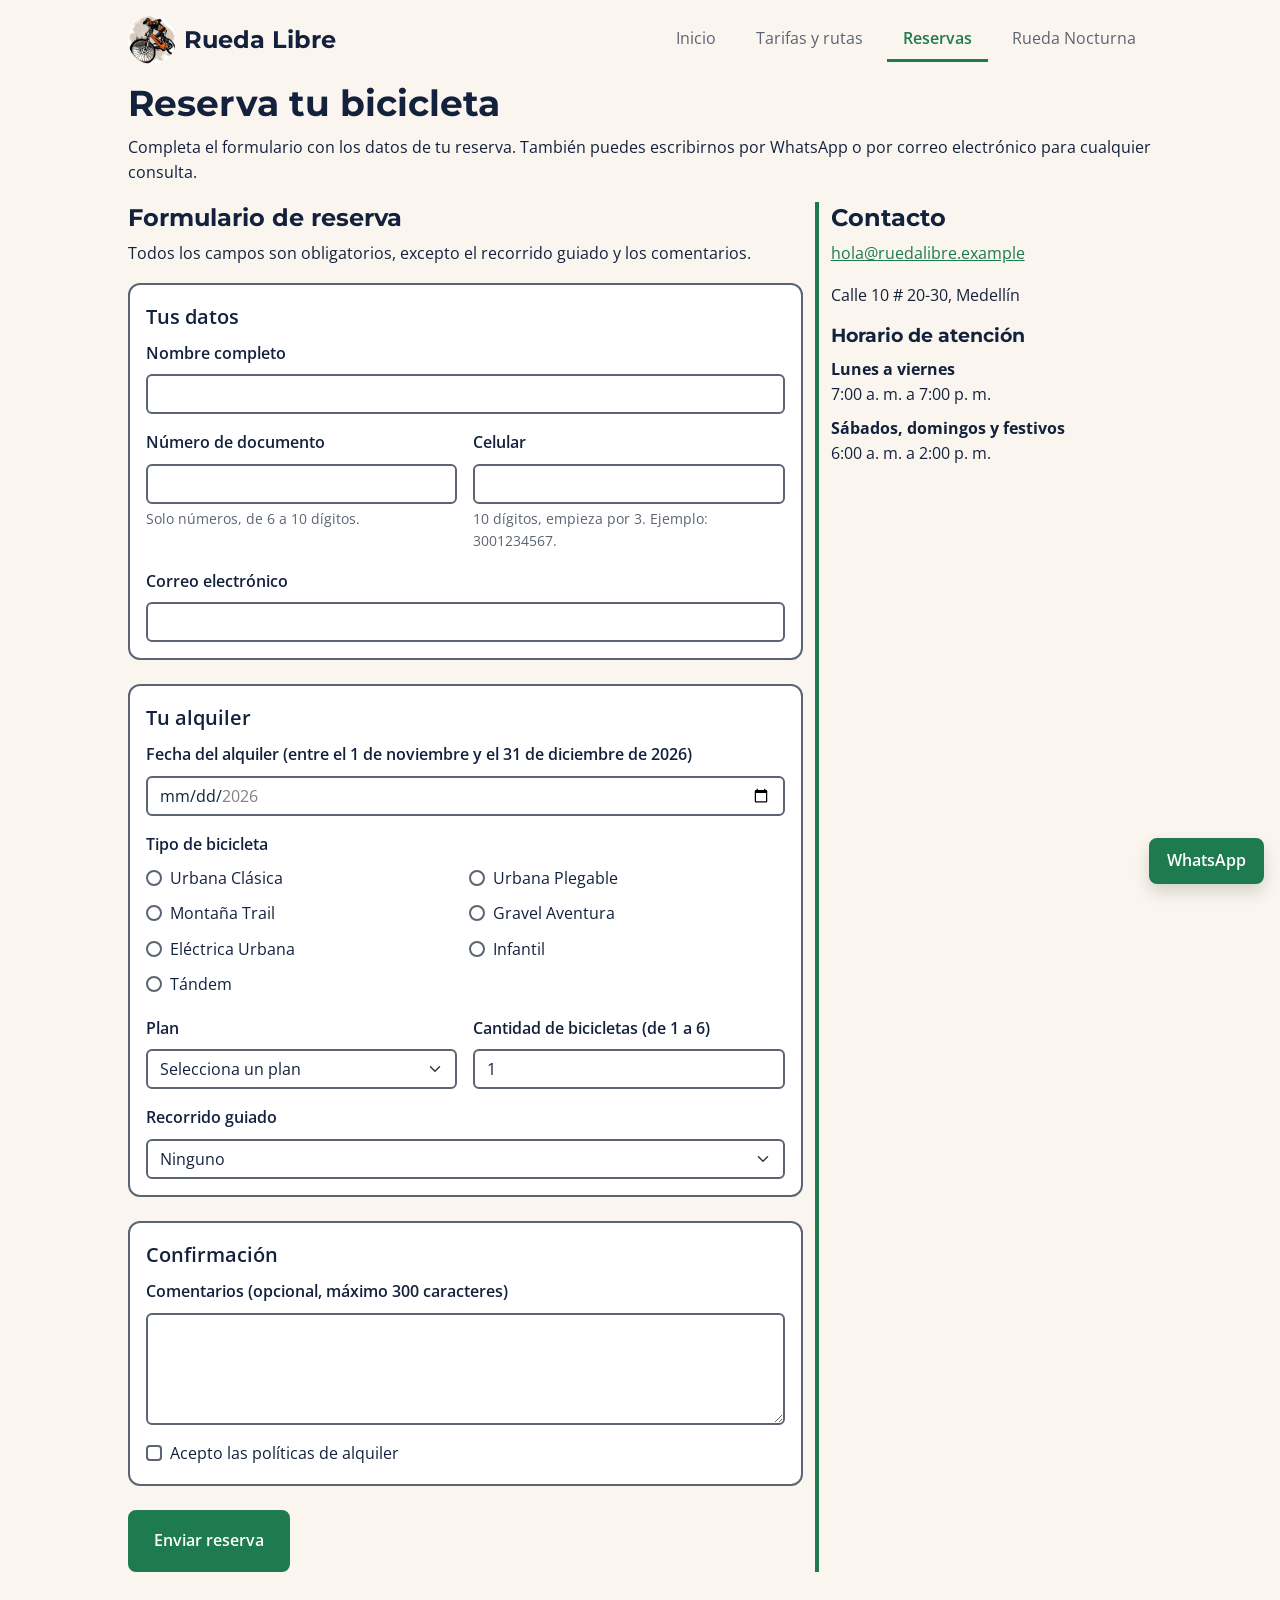
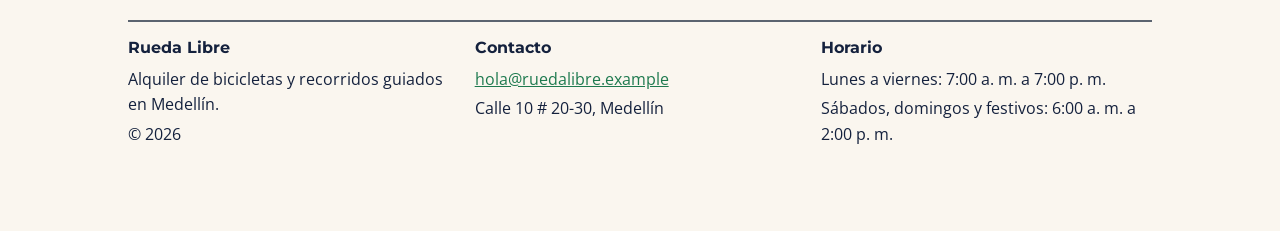
<file: paginas/reservas.html>
<!DOCTYPE html>
<html lang="es">
<head>
    <meta charset="UTF-8">
    <meta name="viewport" content="width=device-width, initial-scale=1.0">
    <meta name="description" content="Reserva tu bicicleta en Rueda Libre, Medellín. Completa el formulario con tus datos y el tipo de alquiler.">
    <title>Reservas | Rueda Libre</title>

    <link rel="preconnect" href="https://fonts.googleapis.com">
    <link rel="preconnect" href="https://fonts.gstatic.com" crossorigin>
    <link href="https://fonts.googleapis.com/css2?family=Montserrat:wght@700&family=Open+Sans:wght@400;600&display=swap" rel="stylesheet">

    <!-- 1) Bootstrap primero -->
    <link href="https://cdn.jsdelivr.net/npm/bootstrap@5.3.8/dist/css/bootstrap.min.css" rel="stylesheet" integrity="sha384-sRIl4kxILFvY47J16cr9ZwB07vP4J8+LH7qKQnuqkuIAvNWLzeN8tE5YBujZqJLB" crossorigin="anonymous">

    <!-- 2) Mi hoja después -->
    <link rel="stylesheet" href="../css/styles.css">
</head>
<body>
    <a href="#contenido" class="visually-hidden-focusable">Saltar al contenido principal</a>

    <header class="d-flex flex-column flex-md-row align-items-center justify-content-md-between gap-2 mb-3 text-center text-md-start">
        <p class="marca d-flex align-items-center gap-2 m-0">
            <img src="../img/LogoBicicleta.jpg" class="rounded-circle" alt="" width="48" height="48">
            <span>Rueda Libre</span>
        </p>
        <nav>
            <ul id="menu" class="nav justify-content-center justify-content-md-start gap-2">
                <li><a href="../index.html">Inicio</a></li>
                <li><a href="tarifas.html">Tarifas y rutas</a></li>
                <li><a href="reservas.html" class="activo" aria-current="page">Reservas</a></li>
                <li><a href="../nocturna/index.html">Rueda Nocturna</a></li>
            </ul>
        </nav>
    </header>

    <main id="contenido">
        <h1>Reserva tu bicicleta</h1>
        <p>Completa el formulario con los datos de tu reserva. También puedes escribirnos por WhatsApp o por correo electrónico para cualquier consulta.</p>

        <!-- Grilla: 1 columna en celular · desde md (768 px): formulario 8/12 y contacto 4/12 -->
        <div class="row g-4">
            <section id="formulario-reserva" class="col-12 col-md-8 mb-0">
                <h2>Formulario de reserva</h2>

                <form action="#" method="post">
                    <p>Todos los campos son obligatorios, excepto el recorrido guiado y los comentarios.</p>

                    <fieldset class="tarjeta p-3 mb-4">
                        <legend class="fs-5 fw-semibold">Tus datos</legend>

                        <div class="mb-3">
                            <label for="nombre" class="form-label">Nombre completo</label>
                            <input type="text" class="form-control" id="nombre" name="nombre"
                                   required minlength="3" autocomplete="name">
                        </div>

                        <!-- Documento y celular: dos columnas desde sm -->
                        <div class="row g-3 mb-3">
                            <div class="col-12 col-sm-6">
                                <label for="documento" class="form-label">Número de documento</label>
                                <input type="text" class="form-control" id="documento" name="documento"
                                       required pattern="[0-9]{6,10}" maxlength="10"
                                       inputmode="numeric"
                                       aria-describedby="ayuda-documento"
                                       title="Solo números, entre 6 y 10 dígitos (sin puntos ni espacios)">
                                <div id="ayuda-documento" class="form-text">Solo números, de 6 a 10 dígitos.</div>
                            </div>

                            <div class="col-12 col-sm-6">
                                <label for="celular" class="form-label">Celular</label>
                                <input type="tel" class="form-control" id="celular" name="celular"
                                       required pattern="3[0-9]{9}" maxlength="10"
                                       autocomplete="tel"
                                       aria-describedby="ayuda-celular"
                                       title="10 dígitos, debe empezar por 3. Ejemplo: 3001234567">
                                <div id="ayuda-celular" class="form-text">10 dígitos, empieza por 3. Ejemplo: 3001234567.</div>
                            </div>
                        </div>

                        <div>
                            <label for="correo" class="form-label">Correo electrónico</label>
                            <input type="email" class="form-control" id="correo" name="correo"
                                   required autocomplete="email">
                        </div>
                    </fieldset>

                    <fieldset class="tarjeta p-3 mb-4">
                        <legend class="fs-5 fw-semibold">Tu alquiler</legend>

                        <div class="mb-3">
                            <label for="fecha" class="form-label">Fecha del alquiler (entre el 1 de noviembre y el 31 de diciembre de 2026)</label>
                            <input type="date" class="form-control" id="fecha" name="fecha"
                                   required min="2026-11-01" max="2026-12-31">
                        </div>

                        <!-- Siete modelos: 1 columna en celular y 2 desde sm -->
                        <p id="titulo-tipo" class="form-label mb-2">Tipo de bicicleta</p>
                        <div class="row row-cols-1 row-cols-sm-2 g-2 mb-3" role="group" aria-labelledby="titulo-tipo">
                            <div class="col">
                                <div class="form-check">
                                    <input class="form-check-input" type="radio" id="tipo-clasica" name="tipo_bicicleta" value="clasica" required>
                                    <label class="form-check-label" for="tipo-clasica">Urbana Clásica</label>
                                </div>
                            </div>
                            <div class="col">
                                <div class="form-check">
                                    <input class="form-check-input" type="radio" id="tipo-plegable" name="tipo_bicicleta" value="plegable" required>
                                    <label class="form-check-label" for="tipo-plegable">Urbana Plegable</label>
                                </div>
                            </div>
                            <div class="col">
                                <div class="form-check">
                                    <input class="form-check-input" type="radio" id="tipo-montana" name="tipo_bicicleta" value="montana" required>
                                    <label class="form-check-label" for="tipo-montana">Montaña Trail</label>
                                </div>
                            </div>
                            <div class="col">
                                <div class="form-check">
                                    <input class="form-check-input" type="radio" id="tipo-gravel" name="tipo_bicicleta" value="gravel" required>
                                    <label class="form-check-label" for="tipo-gravel">Gravel Aventura</label>
                                </div>
                            </div>
                            <div class="col">
                                <div class="form-check">
                                    <input class="form-check-input" type="radio" id="tipo-electrica" name="tipo_bicicleta" value="electrica" required>
                                    <label class="form-check-label" for="tipo-electrica">Eléctrica Urbana</label>
                                </div>
                            </div>
                            <div class="col">
                                <div class="form-check">
                                    <input class="form-check-input" type="radio" id="tipo-infantil" name="tipo_bicicleta" value="infantil" required>
                                    <label class="form-check-label" for="tipo-infantil">Infantil</label>
                                </div>
                            </div>
                            <div class="col">
                                <div class="form-check">
                                    <input class="form-check-input" type="radio" id="tipo-tandem" name="tipo_bicicleta" value="tandem" required>
                                    <label class="form-check-label" for="tipo-tandem">Tándem</label>
                                </div>
                            </div>
                        </div>

                        <!-- Plan y cantidad: dos columnas desde sm -->
                        <div class="row g-3 mb-3">
                            <div class="col-12 col-sm-6">
                                <label for="plan" class="form-label">Plan</label>
                                <select id="plan" name="plan" class="form-select" required>
                                    <option value="">Selecciona un plan</option>
                                    <option value="1-hora">1 hora</option>
                                    <option value="medio-dia">Medio día (4 h)</option>
                                    <option value="dia-completo">Día completo</option>
                                </select>
                            </div>

                            <div class="col-12 col-sm-6">
                                <label for="cantidad" class="form-label">Cantidad de bicicletas (de 1 a 6)</label>
                                <input type="number" class="form-control" id="cantidad" name="cantidad"
                                       required min="1" max="6" value="1">
                            </div>
                        </div>

                        <div>
                            <label for="recorrido" class="form-label">Recorrido guiado</label>
                            <select id="recorrido" name="recorrido" class="form-select">
                                <option value="ninguno">Ninguno</option>
                                <option value="rio-y-parques">Río y Parques</option>
                                <option value="sabores-de-barrio">Sabores de Barrio</option>
                                <option value="reto-las-palmas">Reto Las Palmas</option>
                            </select>
                        </div>
                    </fieldset>

                    <fieldset class="tarjeta p-3 mb-4">
                        <legend class="fs-5 fw-semibold">Confirmación</legend>

                        <div class="mb-3">
                            <label for="comentarios" class="form-label">Comentarios (opcional, máximo 300 caracteres)</label>
                            <textarea class="form-control" id="comentarios" name="comentarios"
                                      rows="4" maxlength="300"></textarea>
                        </div>

                        <div class="form-check">
                            <input class="form-check-input" type="checkbox" id="politicas" name="politicas" value="aceptadas" required>
                            <label class="form-check-label" for="politicas">Acepto las políticas de alquiler</label>
                        </div>
                    </fieldset>

                    <button type="submit" class="boton-cta">Enviar reserva</button>
                </form>
            </section>

            <aside class="col-12 col-md-4">
                <h2>Contacto</h2>
                <p><a href="mailto:hola@ruedalibre.example">hola@ruedalibre.example</a></p>
                <p>Calle 10 # 20-30, Medellín</p>

                <h3>Horario de atención</h3>
                <dl>
                    <dt>Lunes a viernes</dt>
                    <dd>7:00 a. m. a 7:00 p. m.</dd>

                    <dt>Sábados, domingos y festivos</dt>
                    <dd>6:00 a. m. a 2:00 p. m.</dd>
                </dl>
            </aside>
        </div>
    </main>

    <footer class="mt-5 pt-3">
        <div class="row g-3">
            <div class="col-12 col-md-4">
                <h2 class="fs-6 mb-2">Rueda Libre</h2>
                <p class="mb-1">Alquiler de bicicletas y recorridos guiados en Medellín.</p>
                <p class="mb-1">© 2026</p>
            </div>

            <div class="col-12 col-md-4">
                <h2 class="fs-6 mb-2">Contacto</h2>
                <p class="mb-1"><a href="mailto:hola@ruedalibre.example">hola@ruedalibre.example</a></p>
                <p class="mb-1">Calle 10 # 20-30, Medellín</p>
            </div>

            <div class="col-12 col-md-4">
                <h2 class="fs-6 mb-2">Horario</h2>
                <p class="mb-1">Lunes a viernes: 7:00 a. m. a 7:00 p. m.</p>
                <p class="mb-1">Sábados, domingos y festivos: 6:00 a. m. a 2:00 p. m.</p>
            </div>
        </div>
    </footer>

    <a href="https://wa.me/573000000000" class="boton-cta position-fixed bottom-0 end-0 m-3 px-3 py-2 shadow z-3" target="_blank" rel="noopener" aria-label="WhatsApp (se abre en otra pestaña)">WhatsApp</a>

    <script src="https://cdn.jsdelivr.net/npm/bootstrap@5.3.8/dist/js/bootstrap.bundle.min.js" integrity="sha384-FKyoEForCGlyvwx9Hj09JcYn3nv7wiPVlz7YYwJrWVcXK/BmnVDxM+D2scQbITxI" crossorigin="anonymous"></script>
</body>
</html>
</file>
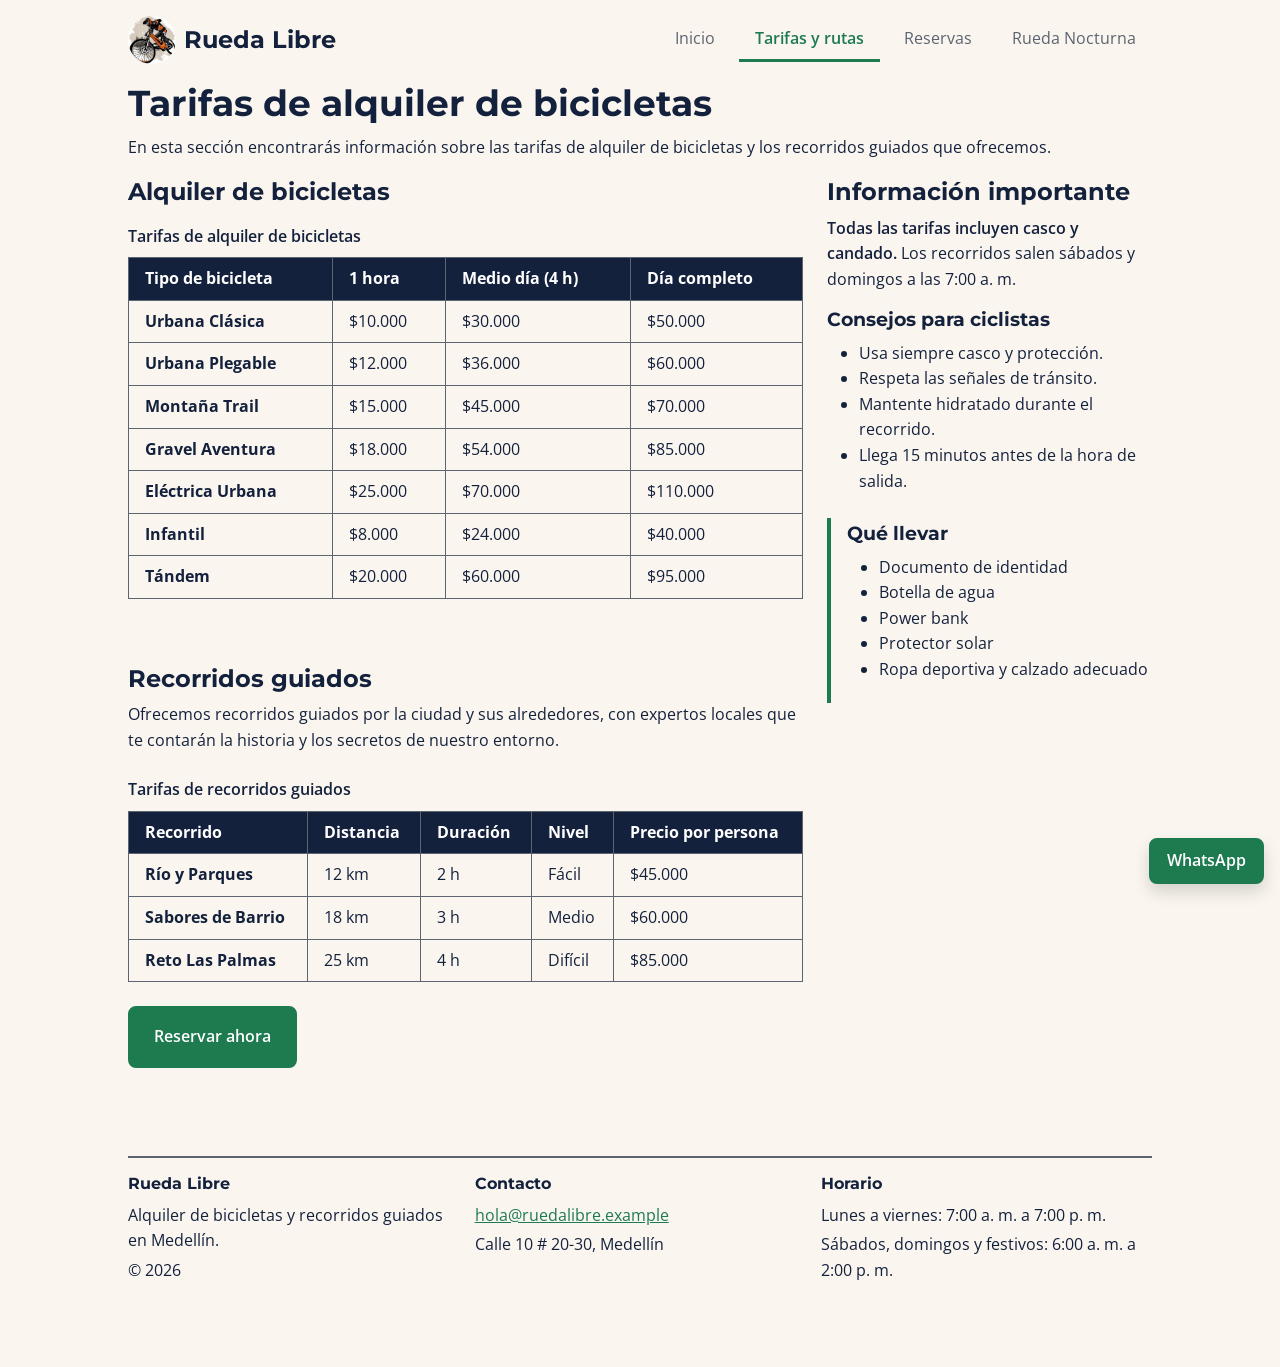
<file: paginas/tarifas.html>
<!DOCTYPE html>
<html lang="es">
<head>
    <meta charset="UTF-8">
    <meta name="viewport" content="width=device-width, initial-scale=1.0">
    <meta name="description" content="Tarifas de alquiler de bicicletas y recorridos guiados de Rueda Libre en Medellín.">
    <title>Tarifas y rutas | Rueda Libre</title>

    <link rel="preconnect" href="https://fonts.googleapis.com">
    <link rel="preconnect" href="https://fonts.gstatic.com" crossorigin>
    <link href="https://fonts.googleapis.com/css2?family=Montserrat:wght@700&family=Open+Sans:wght@400;600&display=swap" rel="stylesheet">

    <!-- 1) Bootstrap primero -->
    <link href="https://cdn.jsdelivr.net/npm/bootstrap@5.3.8/dist/css/bootstrap.min.css" rel="stylesheet" integrity="sha384-sRIl4kxILFvY47J16cr9ZwB07vP4J8+LH7qKQnuqkuIAvNWLzeN8tE5YBujZqJLB" crossorigin="anonymous">

    <!-- 2) Mi hoja después: gana en los empates de especificidad -->
    <link rel="stylesheet" href="../css/styles.css">
</head>
<body>
    <a href="#contenido" class="visually-hidden-focusable">Saltar al contenido principal</a>

    <header class="d-flex flex-column flex-md-row align-items-center justify-content-md-between gap-2 mb-3 text-center text-md-start">
        <p class="marca d-flex align-items-center gap-2 m-0">
            <img src="../img/LogoBicicleta.jpg" class="rounded-circle" alt="" width="48" height="48">
            <span>Rueda Libre</span>
        </p>
        <nav>
            <ul id="menu" class="nav justify-content-center justify-content-md-start gap-2">
                <li><a href="../index.html">Inicio</a></li>
                <li><a href="tarifas.html" class="activo" aria-current="page">Tarifas y rutas</a></li>
                <li><a href="reservas.html">Reservas</a></li>
                <li><a href="../nocturna/index.html">Rueda Nocturna</a></li>
            </ul>
        </nav>
    </header>

    <main id="contenido">
        <h1>Tarifas de alquiler de bicicletas</h1>
        <p>En esta sección encontrarás información sobre las tarifas de alquiler de bicicletas y los recorridos guiados que ofrecemos.</p>

        <!-- row g-4: grilla · 1 columna en celular · desde lg (992 px): tablas 8/12 e información 4/12 -->
        <div class="row g-4">

            <div class="col-12 col-lg-8">
                <section id="alquiler">
                    <h2>Alquiler de bicicletas</h2>
                    <!-- table-responsive: si la tabla no cabe, se desplaza dentro de su caja -->
                    <div class="table-responsive">
                        <table id="precios">
                            <caption>Tarifas de alquiler de bicicletas</caption>
                            <thead>
                                <tr>
                                    <th scope="col">Tipo de bicicleta</th>
                                    <th scope="col">1 hora</th>
                                    <th scope="col">Medio día (4 h)</th>
                                    <th scope="col">Día completo</th>
                                </tr>
                            </thead>
                            <tbody>
                                <tr>
                                    <th scope="row">Urbana Clásica</th>
                                    <td>$10.000</td>
                                    <td>$30.000</td>
                                    <td>$50.000</td>
                                </tr>
                                <tr>
                                    <th scope="row">Urbana Plegable</th>
                                    <td>$12.000</td>
                                    <td>$36.000</td>
                                    <td>$60.000</td>
                                </tr>
                                <tr>
                                    <th scope="row">Montaña Trail</th>
                                    <td>$15.000</td>
                                    <td>$45.000</td>
                                    <td>$70.000</td>
                                </tr>
                                <tr>
                                    <th scope="row">Gravel Aventura</th>
                                    <td>$18.000</td>
                                    <td>$54.000</td>
                                    <td>$85.000</td>
                                </tr>
                                <tr>
                                    <th scope="row">Eléctrica Urbana</th>
                                    <td>$25.000</td>
                                    <td>$70.000</td>
                                    <td>$110.000</td>
                                </tr>
                                <tr>
                                    <th scope="row">Infantil</th>
                                    <td>$8.000</td>
                                    <td>$24.000</td>
                                    <td>$40.000</td>
                                </tr>
                                <tr>
                                    <th scope="row">Tándem</th>
                                    <td>$20.000</td>
                                    <td>$60.000</td>
                                    <td>$95.000</td>
                                </tr>
                            </tbody>
                        </table>
                    </div>
                </section>

                <section id="recorridos">
                    <h2>Recorridos guiados</h2>
                    <p>Ofrecemos recorridos guiados por la ciudad y sus alrededores, con expertos locales que te contarán la historia y los secretos de nuestro entorno.</p>

                    <div class="table-responsive">
                        <table>
                            <caption>Tarifas de recorridos guiados</caption>
                            <thead>
                                <tr>
                                    <th scope="col">Recorrido</th>
                                    <th scope="col">Distancia</th>
                                    <th scope="col">Duración</th>
                                    <th scope="col">Nivel</th>
                                    <th scope="col">Precio por persona</th>
                                </tr>
                            </thead>
                            <tbody>
                                <tr>
                                    <th scope="row">Río y Parques</th>
                                    <td>12 km</td>
                                    <td>2 h</td>
                                    <td>Fácil</td>
                                    <td>$45.000</td>
                                </tr>
                                <tr>
                                    <th scope="row">Sabores de Barrio</th>
                                    <td>18 km</td>
                                    <td>3 h</td>
                                    <td>Medio</td>
                                    <td>$60.000</td>
                                </tr>
                                <tr>
                                    <th scope="row">Reto Las Palmas</th>
                                    <td>25 km</td>
                                    <td>4 h</td>
                                    <td>Difícil</td>
                                    <td>$85.000</td>
                                </tr>
                            </tbody>
                        </table>
                    </div>

                    <p><a href="reservas.html" class="boton-cta">Reservar ahora</a></p>
                </section>
            </div>

            <div class="col-12 col-lg-4">
                <section id="informacion">
                    <h2>Información importante</h2>
                    <p><strong>Todas las tarifas incluyen casco y candado.</strong> Los recorridos salen sábados y domingos a las 7:00 a. m.</p>

                    <h3>Consejos para ciclistas</h3>
                    <ul>
                        <li>Usa siempre casco y protección.</li>
                        <li>Respeta las señales de tránsito.</li>
                        <li>Mantente hidratado durante el recorrido.</li>
                        <li>Llega 15 minutos antes de la hora de salida.</li>
                    </ul>

                    <aside class="ps-3 py-1 my-4">
                        <h3>Qué llevar</h3>
                        <ul>
                            <li>Documento de identidad</li>
                            <li>Botella de agua</li>
                            <li><span lang="en">Power bank</span></li>
                            <li>Protector solar</li>
                            <li>Ropa deportiva y calzado adecuado</li>
                        </ul>
                    </aside>
                </section>
            </div>

        </div>
    </main>

    <footer class="mt-5 pt-3">
        <div class="row g-3">
            <div class="col-12 col-md-4">
                <h2 class="fs-6 mb-2">Rueda Libre</h2>
                <p class="mb-1">Alquiler de bicicletas y recorridos guiados en Medellín.</p>
                <p class="mb-1">© 2026</p>
            </div>

            <div class="col-12 col-md-4">
                <h2 class="fs-6 mb-2">Contacto</h2>
                <p class="mb-1"><a href="mailto:hola@ruedalibre.example">hola@ruedalibre.example</a></p>
                <p class="mb-1">Calle 10 # 20-30, Medellín</p>
            </div>

            <div class="col-12 col-md-4">
                <h2 class="fs-6 mb-2">Horario</h2>
                <p class="mb-1">Lunes a viernes: 7:00 a. m. a 7:00 p. m.</p>
                <p class="mb-1">Sábados, domingos y festivos: 6:00 a. m. a 2:00 p. m.</p>
            </div>
        </div>
    </footer>

    <a href="https://wa.me/573000000000" class="boton-cta position-fixed bottom-0 end-0 m-3 px-3 py-2 shadow z-3" target="_blank" rel="noopener" aria-label="WhatsApp (se abre en otra pestaña)">WhatsApp</a>

    <script src="https://cdn.jsdelivr.net/npm/bootstrap@5.3.8/dist/js/bootstrap.bundle.min.js" integrity="sha384-FKyoEForCGlyvwx9Hj09JcYn3nv7wiPVlz7YYwJrWVcXK/BmnVDxM+D2scQbITxI" crossorigin="anonymous"></script>
</body>
</html>
</file>
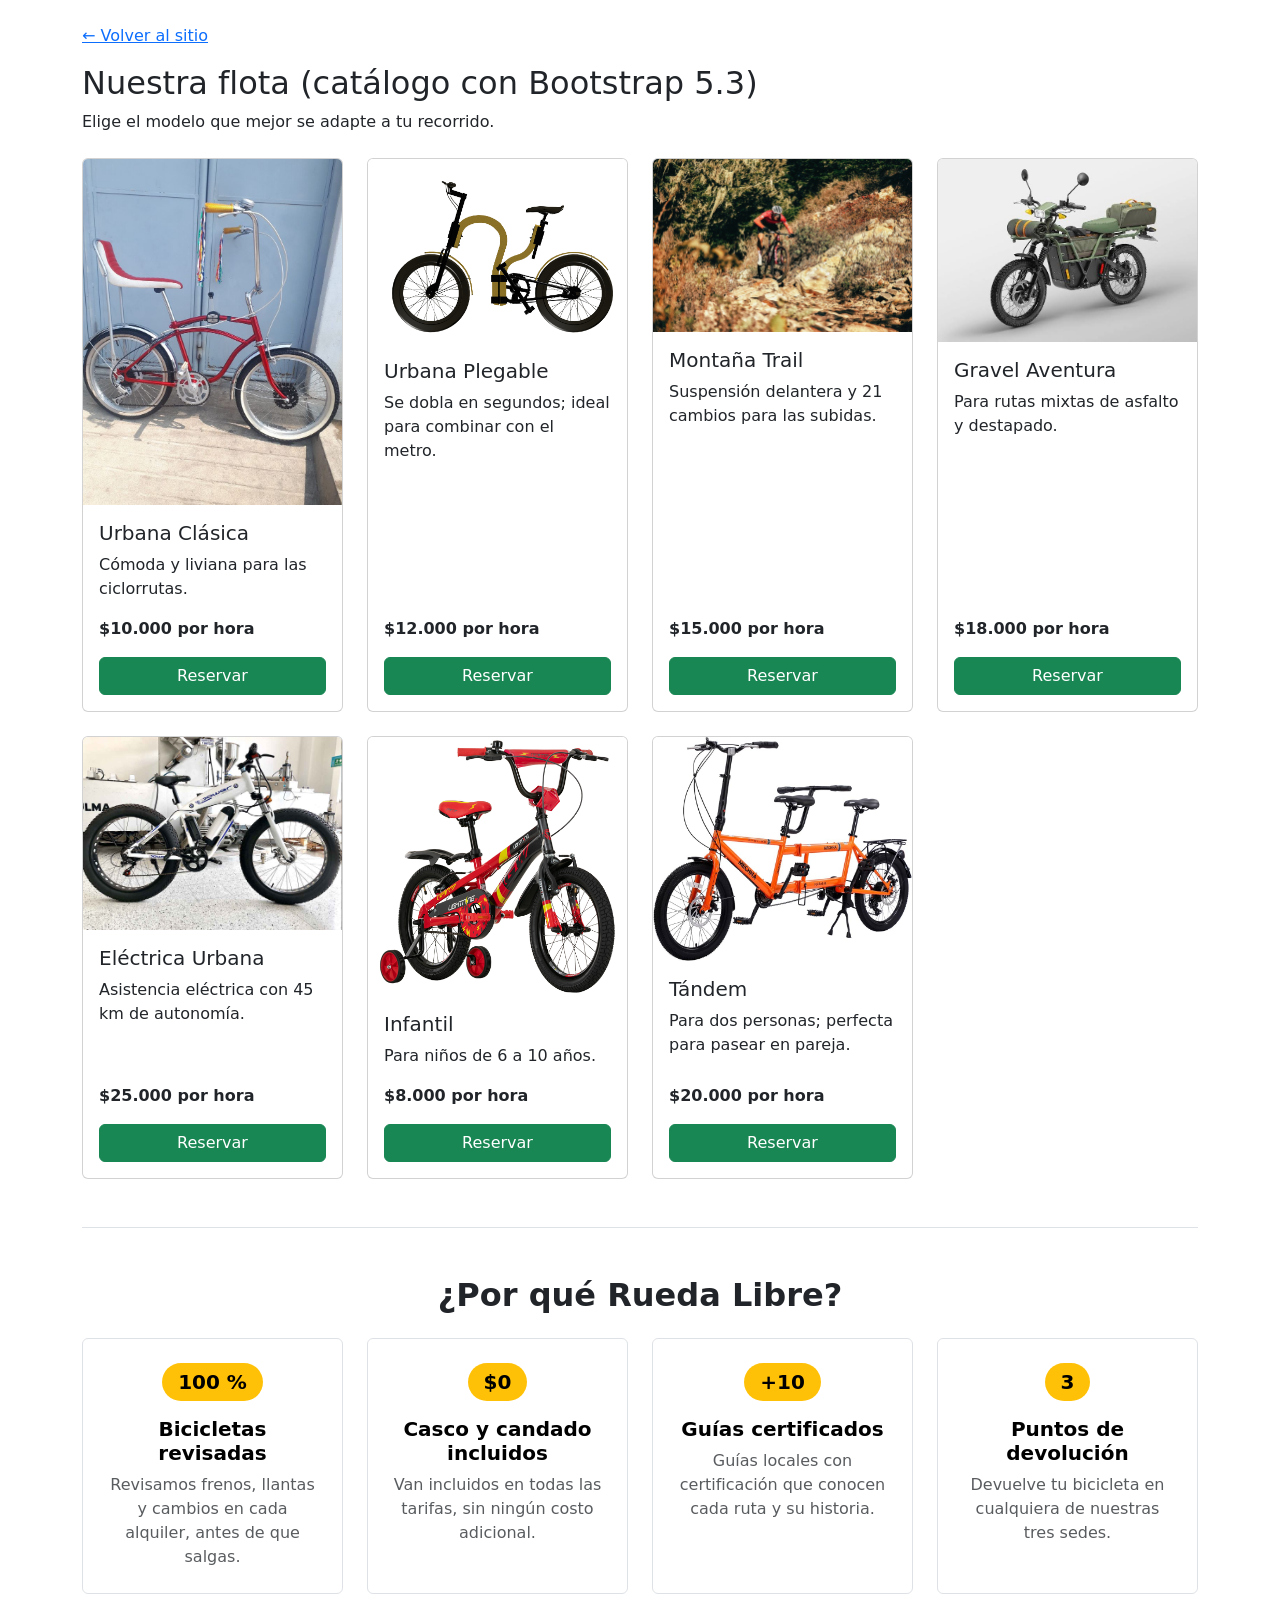
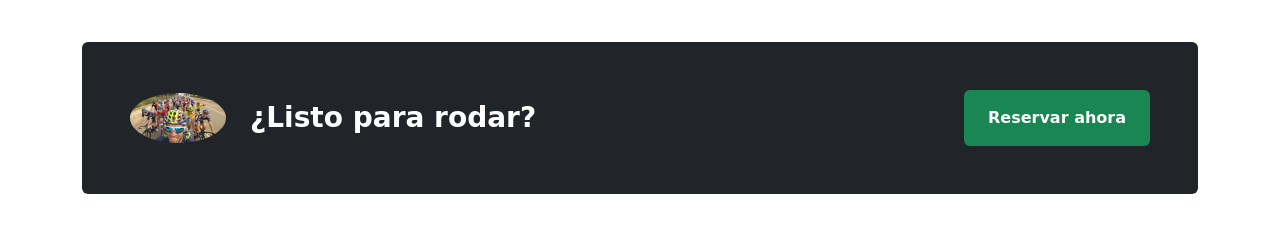
<file: pruebas/catalogo-bootstrap.html>
<!doctype html>
<html lang="es">
  <head>
    <meta charset="utf-8">
    <meta name="viewport" content="width=device-width, initial-scale=1">
    <title>Catálogo con Bootstrap 5.3 | Rueda Libre (pruebas)</title>

    <!-- Bootstrap 5.3 por CDN (copiado de la documentación oficial).
         NO se enlaza css/styles.css: todo sale de clases de Bootstrap. -->
    <link href="https://cdn.jsdelivr.net/npm/bootstrap@5.3.8/dist/css/bootstrap.min.css" rel="stylesheet" integrity="sha384-sRIl4kxILFvY47J16cr9ZwB07vP4J8+LH7qKQnuqkuIAvNWLzeN8tE5YBujZqJLB" crossorigin="anonymous">
  </head>
  <body>
    <!-- container: contenedor centrado con ancho máximo por breakpoint -->
    <main class="container py-4">
      <p><a href="../index.html">← Volver al sitio</a></p>

      <h1 class="h2">Nuestra flota (catálogo con Bootstrap 5.3)</h1>
      <p class="mb-4">Elige el modelo que mejor se adapte a tu recorrido.</p>

      <!-- row: fila de la grilla de 12 columnas · g-4: gutters (separación) de 1,5 rem -->
      <div class="row g-4">

        <!-- Cada columna: 12/12 en celular (1 col), 6/12 desde sm (2 col),
             4/12 desde lg (3 col) y 3/12 desde xl (4 col) -->
        <div class="col-12 col-sm-6 col-lg-4 col-xl-3">
          <article class="card h-100">
            <img src="../img/clasica.jpg" class="card-img-top img-fluid" alt="" width="200" height="200">
            <div class="card-body d-flex flex-column">
              <h2 class="h5 card-title">Urbana Clásica</h2>
              <p class="card-text flex-grow-1">Cómoda y liviana para las ciclorrutas.</p>
              <p class="fw-semibold">$10.000 por hora</p>
              <a href="../paginas/reservas.html" class="btn btn-success mt-auto" aria-label="Reservar Urbana Clásica">Reservar</a>
            </div>
          </article>
        </div>

        <div class="col-12 col-sm-6 col-lg-4 col-xl-3">
          <article class="card h-100">
            <img src="../img/plegable.jpg" class="card-img-top img-fluid" alt="" width="200" height="200">
            <div class="card-body d-flex flex-column">
              <h2 class="h5 card-title">Urbana Plegable</h2>
              <p class="card-text flex-grow-1">Se dobla en segundos; ideal para combinar con el metro.</p>
              <p class="fw-semibold">$12.000 por hora</p>
              <a href="../paginas/reservas.html" class="btn btn-success mt-auto" aria-label="Reservar Urbana Plegable">Reservar</a>
            </div>
          </article>
        </div>

        <div class="col-12 col-sm-6 col-lg-4 col-xl-3">
          <article class="card h-100">
            <img src="../img/montana.jpg" class="card-img-top img-fluid" alt="" width="200" height="200">
            <div class="card-body d-flex flex-column">
              <h2 class="h5 card-title">Montaña Trail</h2>
              <p class="card-text flex-grow-1">Suspensión delantera y 21 cambios para las subidas.</p>
              <p class="fw-semibold">$15.000 por hora</p>
              <a href="../paginas/reservas.html" class="btn btn-success mt-auto" aria-label="Reservar Montaña Trail">Reservar</a>
            </div>
          </article>
        </div>

        <div class="col-12 col-sm-6 col-lg-4 col-xl-3">
          <article class="card h-100">
            <img src="../img/aventura.jpg" class="card-img-top img-fluid" alt="" width="200" height="200">
            <div class="card-body d-flex flex-column">
              <h2 class="h5 card-title">Gravel Aventura</h2>
              <p class="card-text flex-grow-1">Para rutas mixtas de asfalto y destapado.</p>
              <p class="fw-semibold">$18.000 por hora</p>
              <a href="../paginas/reservas.html" class="btn btn-success mt-auto" aria-label="Reservar Gravel Aventura">Reservar</a>
            </div>
          </article>
        </div>

        <div class="col-12 col-sm-6 col-lg-4 col-xl-3">
          <article class="card h-100">
            <img src="../img/bicicleta3.jpg" class="card-img-top img-fluid" alt="" width="200" height="200">
            <div class="card-body d-flex flex-column">
              <h2 class="h5 card-title">Eléctrica Urbana</h2>
              <p class="card-text flex-grow-1">Asistencia eléctrica con 45 km de autonomía.</p>
              <p class="fw-semibold">$25.000 por hora</p>
              <a href="../paginas/reservas.html" class="btn btn-success mt-auto" aria-label="Reservar Eléctrica Urbana">Reservar</a>
            </div>
          </article>
        </div>

        <div class="col-12 col-sm-6 col-lg-4 col-xl-3">
          <article class="card h-100">
            <img src="../img/ninos.jpg" class="card-img-top img-fluid" alt="" width="200" height="200">
            <div class="card-body d-flex flex-column">
              <h2 class="h5 card-title">Infantil</h2>
              <p class="card-text flex-grow-1">Para niños de 6 a 10 años.</p>
              <p class="fw-semibold">$8.000 por hora</p>
              <a href="../paginas/reservas.html" class="btn btn-success mt-auto" aria-label="Reservar Infantil">Reservar</a>
            </div>
          </article>
        </div>

        <div class="col-12 col-sm-6 col-lg-4 col-xl-3">
          <article class="card h-100">
            <img src="../img/2personas.jpg" class="card-img-top img-fluid" alt="" width="200" height="200">
            <div class="card-body d-flex flex-column">
              <h2 class="h5 card-title">Tándem</h2>
              <p class="card-text flex-grow-1">Para dos personas; perfecta para pasear en pareja.</p>
              <p class="fw-semibold">$20.000 por hora</p>
              <a href="../paginas/reservas.html" class="btn btn-success mt-auto" aria-label="Reservar Tándem">Reservar</a>
            </div>
          </article>
        </div>

      </div>

      <!-- ===== Sección de beneficios (solo utilidades de Bootstrap) ===== -->
      <section class="mt-5 pt-5 border-top" aria-labelledby="titulo-beneficios">
        <!-- text-center: título centrado · fw-bold: negrita · mb-4: margen inferior -->
        <h2 id="titulo-beneficios" class="text-center fw-bold mb-4">¿Por qué Rueda Libre?</h2>

        <!-- Grilla: 1 columna en celular, 2 desde sm, 4 desde lg -->
        <div class="row g-4">

          <div class="col-12 col-sm-6 col-lg-3">
            <!-- h-100: misma altura · p-4: relleno · bg-white border rounded: caja -->
            <article class="h-100 p-4 bg-white border rounded text-center">
              <!-- Dato destacado: amarillo (text-bg-warning) en forma de píldora -->
              <p class="d-inline-block text-bg-warning rounded-pill px-3 py-1 fs-5 fw-bold mb-3">100 %</p>
              <h3 class="h5 fw-semibold text-body-emphasis">Bicicletas revisadas</h3>
              <p class="text-body-secondary mb-0">Revisamos frenos, llantas y cambios en cada alquiler, antes de que salgas.</p>
            </article>
          </div>

          <div class="col-12 col-sm-6 col-lg-3">
            <article class="h-100 p-4 bg-white border rounded text-center">
              <p class="d-inline-block text-bg-warning rounded-pill px-3 py-1 fs-5 fw-bold mb-3">$0</p>
              <h3 class="h5 fw-semibold text-body-emphasis">Casco y candado incluidos</h3>
              <p class="text-body-secondary mb-0">Van incluidos en todas las tarifas, sin ningún costo adicional.</p>
            </article>
          </div>

          <div class="col-12 col-sm-6 col-lg-3">
            <article class="h-100 p-4 bg-white border rounded text-center">
              <p class="d-inline-block text-bg-warning rounded-pill px-3 py-1 fs-5 fw-bold mb-3">+10</p>
              <h3 class="h5 fw-semibold text-body-emphasis">Guías certificados</h3>
              <p class="text-body-secondary mb-0">Guías locales con certificación que conocen cada ruta y su historia.</p>
            </article>
          </div>

          <div class="col-12 col-sm-6 col-lg-3">
            <article class="h-100 p-4 bg-white border rounded text-center">
              <p class="d-inline-block text-bg-warning rounded-pill px-3 py-1 fs-5 fw-bold mb-3">3</p>
              <h3 class="h5 fw-semibold text-body-emphasis">Puntos de devolución</h3>
              <p class="text-body-secondary mb-0">Devuelve tu bicicleta en cualquiera de nuestras tres sedes.</p>
            </article>
          </div>

        </div>
      </section>

      <!-- ===== Franja "¿Listo para rodar?" ===== -->
      <section class="mt-5 mb-4 p-4 p-md-5 bg-dark text-white rounded" aria-labelledby="titulo-franja">
        <!-- Celular: columna (flex-column) · desde md: fila (flex-md-row)
             align-items-center: centrado en el eje cruzado · gap: separación -->
        <div class="d-flex flex-column flex-md-row align-items-center gap-3 gap-md-4">

          <!-- Decorativo: oculto en celular (d-none) y visible desde md (d-md-block) -->
          <img src="../img/bicicleta5.jpg" class="d-none d-md-block img-fluid rounded-circle" alt="" width="96" height="96">

          <!-- Texto: centrado en celular, a la izquierda desde md; ocupa el espacio sobrante -->
          <h2 id="titulo-franja" class="fs-3 fw-bold mb-0 text-center text-md-start flex-md-grow-1">¿Listo para rodar?</h2>

          <!-- Enlace destacado solo con utilidades de color y espaciado -->
<a href="../paginas/reservas.html" class="text-bg-success fw-semibold px-4 py-3 rounded text-decoration-none">Reservar ahora</a>
        </div>
      </section>
    </main>

    <!-- Bundle de JavaScript (incluye Popper), justo antes de cerrar el body -->
    <script src="https://cdn.jsdelivr.net/npm/bootstrap@5.3.8/dist/js/bootstrap.bundle.min.js" integrity="sha384-FKyoEForCGlyvwx9Hj09JcYn3nv7wiPVlz7YYwJrWVcXK/BmnVDxM+D2scQbITxI" crossorigin="anonymous"></script>
  </body>
</html>
</file>
<file: css/styles.css>
/* =====================================================
   RUEDA LIBRE · styles.css  (v2.0-beta · solo identidad visual)
   Bootstrap 5.3 se carga ANTES en las tres páginas.
   La distribución (grilla, flex, espacios, posición) vive en el
   HTML con clases de Bootstrap. Aquí solo queda la marca.

   Índice:
   1. Variables globales (y puente con Bootstrap)
   2. Base (tipografía, color, enlaces, foco)
   3. Estructura compartida (ancho, menú, pie)
   4. Componentes de marca
   5. Tablas y formulario
   6. Tablet · 768 px  y  Escritorio · 1200 px
   ===================================================== */


/* =====================================================
   1. VARIABLES GLOBALES
   ===================================================== */
:root {
    /* Colores de marca */
    --verde-ruta: #1E7A4F;
    --naranja-pedal: #F39A2B;
    --azul-noche: #14213D;
    --crema: #FAF6EF;
    --gris-asfalto: #5B6470;
    --blanco: #FFFFFF;

    /* Tipografías */
    --fuente-titulos: "Montserrat", Arial, Helvetica, sans-serif;
    --fuente-texto: "Open Sans", Arial, Helvetica, sans-serif;

    /* Escala de espaciado */
    --espacio-1: 0.5rem;
    --espacio-2: 1rem;
    --espacio-3: 1.5rem;
    --espacio-4: 2.5rem;

    /* Puente con Bootstrap: .text-body-secondary y .form-text usan Gris Asfalto */
    --bs-secondary-color: var(--gris-asfalto);
}


/* =====================================================
   2. BASE
   ===================================================== */

/* padding-bottom grande: el botón fijo de WhatsApp no tapa el pie */
body {
    font-family: var(--fuente-texto);
    font-weight: 400;
    line-height: 1.6;
    color: var(--azul-noche);
    background-color: var(--crema);
    padding: var(--espacio-2);
    padding-bottom: 5rem;
}

/* Títulos: pisan el peso (500) y la altura de línea (1.2) de Bootstrap */
h1, h2, h3, h4, h5, h6 {
    font-family: var(--fuente-titulos);
    font-weight: 700;
    line-height: 1.3;
}

/* Tamaños fijos: Bootstrap agranda h1-h3 con calc() y vw */
h1 { font-size: 1.75rem; }
h2 { font-size: 1.5rem; }
h3 { font-size: 1.17rem; }

strong {
    font-weight: 600;
}

/* Gris Asfalto sobre Crema (5,6:1) */
small {
    color: var(--gris-asfalto);
}

/* Imágenes fluidas */
img {
    max-width: 100%;
    height: auto;
}

/* Enlaces: Verde Ruta sobre Crema (4,9:1). Pisan el azul de Bootstrap */
a {
    color: var(--verde-ruta);
}

a:hover {
    color: var(--azul-noche);
    text-decoration-thickness: 3px;
}

/* Foco visible en todo lo enfocable */
a:focus,
button:focus,
input:focus,
select:focus,
textarea:focus {
    outline: 3px solid var(--azul-noche);
    outline-offset: 0.125rem;
}


/* =====================================================
   3. ESTRUCTURA COMPARTIDA
   ===================================================== */

/* Ancho máximo centrado (la distribución interna la hace Bootstrap) */
header, main, footer {
    max-width: 48rem;
    margin-left: auto;
    margin-right: auto;
}

/* Ritmo vertical entre secciones */
section {
    margin-bottom: var(--espacio-4);
}

/* Marca: tipografía y logo redondo */
.marca {
    font-family: var(--fuente-titulos);
    font-size: 1.5rem;
    font-weight: 700;
}

.marca img {
    width: 3rem;
    height: 3rem;
    object-fit: cover;
}

/* Menú: Gris Asfalto sobre Crema (5,6:1) */
#menu a {
    display: block;
    padding: var(--espacio-1);
    color: var(--gris-asfalto);
    text-decoration: none;
    border-bottom: 3px solid transparent;
}

/* Página actual: Verde Ruta. (1,1,1) vence a "#menu a" (1,0,1) */
#menu a.activo {
    color: var(--verde-ruta);
    font-weight: 600;
    border-bottom-color: var(--verde-ruta);
}

/* Hover y foco: Crema sobre Azul Noche (14,8:1). Después de .activo */
#menu a:hover,
#menu a:focus {
    background-color: var(--azul-noche);
    color: var(--crema);
    border-bottom-color: var(--crema);
}

/* Pie: solo la línea superior (columnas y espacios, en el HTML) */
footer {
    border-top: 2px solid var(--gris-asfalto);
}


/* =====================================================
   4. COMPONENTES DE MARCA
   ===================================================== */

.portada {
    border-bottom: 2px solid var(--verde-ruta);
}

/* Tarjeta (también la usan los fieldset del formulario) */
.tarjeta {
    background-color: var(--blanco);
    border: 2px solid var(--gris-asfalto);
    border-radius: 0.75rem;
}

/* Etiqueta "Nuevo" y dato destacado: Azul Noche sobre Naranja Pedal (≈7:1) */
.etiqueta-nuevo,
.dato-destacado {
    background-color: var(--naranja-pedal);
    color: var(--azul-noche);
}

/* Franja "¿Listo para rodar?": Blanco sobre Azul Noche (16:1) */
.franja {
    background-color: var(--azul-noche);
    color: var(--blanco);
}

/* En la franja el botón no puede pasar a Azul Noche: pasa a Naranja Pedal */
.franja .boton-cta:hover,
.franja .boton-cta:focus {
    background-color: var(--naranja-pedal);
    border-color: var(--naranja-pedal);
    color: var(--azul-noche);
}

/* Foco Crema sobre la franja oscura */
.franja a:focus {
    outline-color: var(--crema);
}

/* Botón de llamada a la acción: blanco sobre Verde Ruta (5,3:1) */
.boton-cta {
    display: inline-block;
    padding: var(--espacio-2) var(--espacio-3);
    background-color: var(--verde-ruta);
    color: var(--blanco);
    border: 2px solid var(--verde-ruta);
    border-radius: 0.5rem;
    font-size: 1rem;
    font-weight: 600;
    text-decoration: none;
    cursor: pointer;
}

/* Hover y foco: blanco sobre Azul Noche (16:1) */
.boton-cta:hover,
.boton-cta:focus {
    background-color: var(--azul-noche);
    border-color: var(--azul-noche);
    color: var(--blanco);
}


/* =====================================================
   5. TABLAS Y FORMULARIO
   ===================================================== */

/* Recuadros laterales ("Qué llevar", contacto) */
aside {
    border-left: 4px solid var(--verde-ruta);
}

/* Tablas (móvil): letra y relleno reducidos para 5 columnas en 360 px */
table {
    width: 100%;
    border-collapse: collapse;
    margin-bottom: var(--espacio-3);
    font-size: 0.75rem;
}

/* Bootstrap manda el caption abajo y en gris: lo devuelvo arriba */
caption {
    caption-side: top;
    padding: var(--espacio-1) 0;
    color: var(--azul-noche);
    font-weight: 600;
    text-align: left;
}

th, td {
    padding: 0.25rem;
    border: 1px solid var(--gris-asfalto);
    text-align: left;
}

/* Encabezados: blanco sobre Azul Noche (16:1) */
thead th {
    background-color: var(--azul-noche);
    color: var(--blanco);
}

/* Formulario: etiquetas, campos y estados con la identidad de marca */
.form-label {
    font-weight: 600;
}

.form-control,
.form-select,
.form-check-input {
    border: 2px solid var(--gris-asfalto);
    color: var(--azul-noche);
}

.form-control:hover,
.form-control:focus,
.form-select:hover,
.form-select:focus,
.form-check-input:focus {
    border-color: var(--azul-noche);
    box-shadow: none;
}

.form-check-input:checked {
    background-color: var(--verde-ruta);
    border-color: var(--verde-ruta);
}


/* =====================================================
   6. RESPONSIVE
   ===================================================== */

/* Tablet · 768 px */
@media (min-width: 48rem) {
    h1 { font-size: 2.25rem; }

    #menu a {
        padding: var(--espacio-1) var(--espacio-2);
    }

    table { font-size: 1rem; }

    th, td {
        padding: var(--espacio-1) var(--espacio-2);
    }
}

/* Escritorio · 1200 px */
@media (min-width: 75rem) {
    header, main, footer {
        max-width: 64rem;
    }
}
</file>
<file: nocturna/src/output.css>
/*! tailwindcss v4.3.4 | MIT License | https://tailwindcss.com */
@layer properties;
@layer theme, base, components, utilities;
@layer theme {
  :root, :host {
    --font-sans: -apple-system, BlinkMacSystemFont, "Segoe UI", Roboto, "Helvetica Neue",
      "Noto Sans", Arial, sans-serif, "Apple Color Emoji", "Segoe UI Emoji",
      "Segoe UI Symbol", "Noto Color Emoji";
    --font-mono: ui-monospace, SFMono-Regular, Menlo, Monaco, Consolas, "Liberation Mono",
      "Courier New", monospace;
    --spacing: 0.25rem;
    --container-xs: 20rem;
    --container-xl: 36rem;
    --container-3xl: 48rem;
    --container-6xl: 72rem;
    --text-xs: 0.75rem;
    --text-xs--line-height: calc(1 / 0.75);
    --text-sm: 0.875rem;
    --text-sm--line-height: calc(1.25 / 0.875);
    --text-base: 1rem;
    --text-base--line-height: calc(1.5 / 1);
    --text-lg: 1.125rem;
    --text-lg--line-height: calc(1.75 / 1.125);
    --text-xl: 1.25rem;
    --text-xl--line-height: calc(1.75 / 1.25);
    --text-2xl: 1.5rem;
    --text-2xl--line-height: calc(2 / 1.5);
    --text-3xl: 1.875rem;
    --text-3xl--line-height: calc(2.25 / 1.875);
    --text-4xl: 2.25rem;
    --text-4xl--line-height: calc(2.5 / 2.25);
    --text-5xl: 3rem;
    --text-5xl--line-height: 1;
    --text-6xl: 3.75rem;
    --text-6xl--line-height: 1;
    --font-weight-semibold: 600;
    --font-weight-bold: 700;
    --tracking-tight: -0.025em;
    --tracking-wide: 0.025em;
    --tracking-widest: 0.1em;
    --leading-tight: 1.25;
    --leading-relaxed: 1.625;
    --radius-lg: 0.5rem;
    --radius-xl: 0.75rem;
    --radius-2xl: 1rem;
    --default-transition-duration: 150ms;
    --default-transition-timing-function: cubic-bezier(0.4, 0, 0.2, 1);
    --default-font-family: var(--font-sans);
    --default-mono-font-family: var(--font-mono);
    --color-verde-ruta: #1E7A4F;
    --color-naranja-pedal: #F39A2B;
    --color-azul-noche: #14213D;
    --color-crema: #FAF6EF;
    --color-gris-asfalto: #5B6470;
    --color-amarillo-farol: #FFD166;
    --color-white: #FFFFFF;
    --font-titulos: "Montserrat", Arial, Helvetica, sans-serif;
    --font-texto: "Open Sans", Arial, Helvetica, sans-serif;
  }
}
@layer base {
  *, ::after, ::before, ::backdrop, ::file-selector-button {
    box-sizing: border-box;
    margin: 0;
    padding: 0;
    border: 0 solid;
  }
  html, :host {
    line-height: 1.5;
    -webkit-text-size-adjust: 100%;
    tab-size: 4;
    font-family: var(--default-font-family, -apple-system, BlinkMacSystemFont, "Segoe UI", Roboto, "Helvetica Neue", "Noto Sans", Arial, sans-serif, "Apple Color Emoji", "Segoe UI Emoji", "Segoe UI Symbol", "Noto Color Emoji");
    font-feature-settings: var(--default-font-feature-settings, normal);
    font-variation-settings: var(--default-font-variation-settings, normal);
    -webkit-tap-highlight-color: transparent;
  }
  hr {
    height: 0;
    color: inherit;
    border-top-width: 1px;
  }
  abbr:where([title]) {
    -webkit-text-decoration: underline dotted;
    text-decoration: underline dotted;
  }
  h1, h2, h3, h4, h5, h6 {
    font-size: inherit;
    font-weight: inherit;
  }
  a {
    color: inherit;
    -webkit-text-decoration: inherit;
    text-decoration: inherit;
  }
  b, strong {
    font-weight: bolder;
  }
  code, kbd, samp, pre {
    font-family: var(--default-mono-font-family, ui-monospace, SFMono-Regular, Menlo, Monaco, Consolas, "Liberation Mono", "Courier New", monospace);
    font-feature-settings: var(--default-mono-font-feature-settings, normal);
    font-variation-settings: var(--default-mono-font-variation-settings, normal);
    font-size: 1em;
  }
  small {
    font-size: 80%;
  }
  sub, sup {
    font-size: 75%;
    line-height: 0;
    position: relative;
    vertical-align: baseline;
  }
  sub {
    bottom: -0.25em;
  }
  sup {
    top: -0.5em;
  }
  table {
    text-indent: 0;
    border-color: inherit;
    border-collapse: collapse;
  }
  :-moz-focusring:where(:not(iframe)) {
    outline: auto;
  }
  progress {
    vertical-align: baseline;
  }
  summary {
    display: list-item;
  }
  ol, ul, menu {
    list-style: none;
  }
  img, svg, video, canvas, audio, iframe, embed, object {
    display: block;
    vertical-align: middle;
  }
  img, video {
    max-width: 100%;
    height: auto;
  }
  button, input, select, optgroup, textarea, ::file-selector-button {
    font: inherit;
    font-feature-settings: inherit;
    font-variation-settings: inherit;
    letter-spacing: inherit;
    color: inherit;
    border-radius: 0;
    background-color: transparent;
    opacity: 1;
  }
  :where(select:is([multiple], [size])) optgroup {
    font-weight: bolder;
  }
  :where(select:is([multiple], [size])) optgroup option {
    padding-inline-start: 20px;
  }
  ::file-selector-button {
    margin-inline-end: 4px;
  }
  ::placeholder {
    opacity: 1;
  }
  @supports (not (-webkit-appearance: -apple-pay-button))  or (contain-intrinsic-size: 1px) {
    ::placeholder {
      color: currentcolor;
      @supports (color: color-mix(in lab, red, red)) {
        color: color-mix(in oklab, currentcolor 50%, transparent);
      }
    }
  }
  textarea {
    resize: vertical;
  }
  ::-webkit-search-decoration {
    -webkit-appearance: none;
  }
  ::-webkit-date-and-time-value {
    min-height: 1lh;
    text-align: inherit;
  }
  ::-webkit-datetime-edit {
    display: inline-flex;
  }
  ::-webkit-datetime-edit-fields-wrapper {
    padding: 0;
  }
  ::-webkit-datetime-edit, ::-webkit-datetime-edit-year-field, ::-webkit-datetime-edit-month-field, ::-webkit-datetime-edit-day-field, ::-webkit-datetime-edit-hour-field, ::-webkit-datetime-edit-minute-field, ::-webkit-datetime-edit-second-field, ::-webkit-datetime-edit-millisecond-field, ::-webkit-datetime-edit-meridiem-field {
    padding-block: 0;
  }
  ::-webkit-calendar-picker-indicator {
    line-height: 1;
  }
  :-moz-ui-invalid {
    box-shadow: none;
  }
  button, input:where([type="button"], [type="reset"], [type="submit"]), ::file-selector-button {
    appearance: button;
  }
  ::-webkit-inner-spin-button, ::-webkit-outer-spin-button {
    height: auto;
  }
  [hidden]:where(:not([hidden="until-found"])) {
    display: none !important;
  }
}
@layer utilities {
  .visible {
    visibility: visible;
  }
  .sr-only {
    position: absolute;
    width: 1px;
    height: 1px;
    padding: 0;
    margin: -1px;
    overflow: hidden;
    clip-path: inset(50%);
    white-space: nowrap;
    border-width: 0;
  }
  .mx-auto {
    margin-inline: auto;
  }
  .mt-1 {
    margin-top: var(--spacing);
  }
  .block {
    display: block;
  }
  .flex {
    display: flex;
  }
  .grid {
    display: grid;
  }
  .hidden {
    display: none;
  }
  .inline-block {
    display: inline-block;
  }
  .h-10 {
    height: calc(var(--spacing) * 10);
  }
  .h-12 {
    height: calc(var(--spacing) * 12);
  }
  .h-48 {
    height: calc(var(--spacing) * 48);
  }
  .min-h-screen {
    min-height: 100vh;
  }
  .w-10 {
    width: calc(var(--spacing) * 10);
  }
  .w-12 {
    width: calc(var(--spacing) * 12);
  }
  .w-full {
    width: 100%;
  }
  .max-w-3xl {
    max-width: var(--container-3xl);
  }
  .max-w-6xl {
    max-width: var(--container-6xl);
  }
  .max-w-xl {
    max-width: var(--container-xl);
  }
  .max-w-xs {
    max-width: var(--container-xs);
  }
  .shrink-0 {
    flex-shrink: 0;
  }
  .grid-cols-1 {
    grid-template-columns: repeat(1, minmax(0, 1fr));
  }
  .flex-col {
    flex-direction: column;
  }
  .flex-wrap {
    flex-wrap: wrap;
  }
  .items-baseline {
    align-items: baseline;
  }
  .items-center {
    align-items: center;
  }
  .items-start {
    align-items: flex-start;
  }
  .justify-between {
    justify-content: space-between;
  }
  .justify-center {
    justify-content: center;
  }
  .gap-3 {
    gap: calc(var(--spacing) * 3);
  }
  .gap-4 {
    gap: calc(var(--spacing) * 4);
  }
  .gap-6 {
    gap: calc(var(--spacing) * 6);
  }
  .gap-8 {
    gap: calc(var(--spacing) * 8);
  }
  :where(.space-y-2 > :not(:last-child)) {
    --tw-space-y-reverse: 0;
    margin-block-start: calc(calc(var(--spacing) * 2) * var(--tw-space-y-reverse));
    margin-block-end: calc(calc(var(--spacing) * 2) * calc(1 - var(--tw-space-y-reverse)));
  }
  :where(.space-y-3 > :not(:last-child)) {
    --tw-space-y-reverse: 0;
    margin-block-start: calc(calc(var(--spacing) * 3) * var(--tw-space-y-reverse));
    margin-block-end: calc(calc(var(--spacing) * 3) * calc(1 - var(--tw-space-y-reverse)));
  }
  :where(.space-y-4 > :not(:last-child)) {
    --tw-space-y-reverse: 0;
    margin-block-start: calc(calc(var(--spacing) * 4) * var(--tw-space-y-reverse));
    margin-block-end: calc(calc(var(--spacing) * 4) * calc(1 - var(--tw-space-y-reverse)));
  }
  :where(.space-y-5 > :not(:last-child)) {
    --tw-space-y-reverse: 0;
    margin-block-start: calc(calc(var(--spacing) * 5) * var(--tw-space-y-reverse));
    margin-block-end: calc(calc(var(--spacing) * 5) * calc(1 - var(--tw-space-y-reverse)));
  }
  :where(.space-y-6 > :not(:last-child)) {
    --tw-space-y-reverse: 0;
    margin-block-start: calc(calc(var(--spacing) * 6) * var(--tw-space-y-reverse));
    margin-block-end: calc(calc(var(--spacing) * 6) * calc(1 - var(--tw-space-y-reverse)));
  }
  :where(.space-y-16 > :not(:last-child)) {
    --tw-space-y-reverse: 0;
    margin-block-start: calc(calc(var(--spacing) * 16) * var(--tw-space-y-reverse));
    margin-block-end: calc(calc(var(--spacing) * 16) * calc(1 - var(--tw-space-y-reverse)));
  }
  :where(.divide-y > :not(:last-child)) {
    --tw-divide-y-reverse: 0;
    border-bottom-style: var(--tw-border-style);
    border-top-style: var(--tw-border-style);
    border-top-width: calc(1px * var(--tw-divide-y-reverse));
    border-bottom-width: calc(1px * calc(1 - var(--tw-divide-y-reverse)));
  }
  :where(.divide-gris-asfalto\/30 > :not(:last-child)) {
    border-color: color-mix(in srgb, #5B6470 30%, transparent);
    @supports (color: color-mix(in lab, red, red)) {
      border-color: color-mix(in oklab, var(--color-gris-asfalto) 30%, transparent);
    }
  }
  .overflow-hidden {
    overflow: hidden;
  }
  .rounded {
    border-radius: 0.25rem;
  }
  .rounded-2xl {
    border-radius: var(--radius-2xl);
  }
  .rounded-full {
    border-radius: calc(infinity * 1px);
  }
  .rounded-lg {
    border-radius: var(--radius-lg);
  }
  .rounded-xl {
    border-radius: var(--radius-xl);
  }
  .border {
    border-style: var(--tw-border-style);
    border-width: 1px;
  }
  .border-2 {
    border-style: var(--tw-border-style);
    border-width: 2px;
  }
  .border-t {
    border-top-style: var(--tw-border-style);
    border-top-width: 1px;
  }
  .border-b {
    border-bottom-style: var(--tw-border-style);
    border-bottom-width: 1px;
  }
  .border-l-4 {
    border-left-style: var(--tw-border-style);
    border-left-width: 4px;
  }
  .border-azul-noche {
    border-color: var(--color-azul-noche);
  }
  .border-gris-asfalto {
    border-color: var(--color-gris-asfalto);
  }
  .border-gris-asfalto\/30 {
    border-color: color-mix(in srgb, #5B6470 30%, transparent);
    @supports (color: color-mix(in lab, red, red)) {
      border-color: color-mix(in oklab, var(--color-gris-asfalto) 30%, transparent);
    }
  }
  .border-naranja-pedal {
    border-color: var(--color-naranja-pedal);
  }
  .border-transparent {
    border-color: transparent;
  }
  .border-verde-ruta {
    border-color: var(--color-verde-ruta);
  }
  .bg-amarillo-farol {
    background-color: var(--color-amarillo-farol);
  }
  .bg-azul-noche {
    background-color: var(--color-azul-noche);
  }
  .bg-azul-noche\/10 {
    background-color: color-mix(in srgb, #14213D 10%, transparent);
    @supports (color: color-mix(in lab, red, red)) {
      background-color: color-mix(in oklab, var(--color-azul-noche) 10%, transparent);
    }
  }
  .bg-crema {
    background-color: var(--color-crema);
  }
  .bg-naranja-pedal {
    background-color: var(--color-naranja-pedal);
  }
  .bg-naranja-pedal\/10 {
    background-color: color-mix(in srgb, #F39A2B 10%, transparent);
    @supports (color: color-mix(in lab, red, red)) {
      background-color: color-mix(in oklab, var(--color-naranja-pedal) 10%, transparent);
    }
  }
  .bg-verde-ruta {
    background-color: var(--color-verde-ruta);
  }
  .bg-verde-ruta\/10 {
    background-color: color-mix(in srgb, #1E7A4F 10%, transparent);
    @supports (color: color-mix(in lab, red, red)) {
      background-color: color-mix(in oklab, var(--color-verde-ruta) 10%, transparent);
    }
  }
  .bg-white {
    background-color: var(--color-white);
  }
  .object-cover {
    object-fit: cover;
  }
  .p-4 {
    padding: calc(var(--spacing) * 4);
  }
  .p-6 {
    padding: calc(var(--spacing) * 6);
  }
  .px-3 {
    padding-inline: calc(var(--spacing) * 3);
  }
  .px-4 {
    padding-inline: calc(var(--spacing) * 4);
  }
  .px-5 {
    padding-inline: calc(var(--spacing) * 5);
  }
  .px-6 {
    padding-inline: calc(var(--spacing) * 6);
  }
  .px-8 {
    padding-inline: calc(var(--spacing) * 8);
  }
  .py-1 {
    padding-block: var(--spacing);
  }
  .py-2 {
    padding-block: calc(var(--spacing) * 2);
  }
  .py-3 {
    padding-block: calc(var(--spacing) * 3);
  }
  .py-4 {
    padding-block: calc(var(--spacing) * 4);
  }
  .py-10 {
    padding-block: calc(var(--spacing) * 10);
  }
  .py-16 {
    padding-block: calc(var(--spacing) * 16);
  }
  .pt-5 {
    padding-top: calc(var(--spacing) * 5);
  }
  .font-texto {
    font-family: var(--font-texto);
  }
  .font-titulos {
    font-family: var(--font-titulos);
  }
  .text-2xl {
    font-size: var(--text-2xl);
    line-height: var(--tw-leading, var(--text-2xl--line-height));
  }
  .text-3xl {
    font-size: var(--text-3xl);
    line-height: var(--tw-leading, var(--text-3xl--line-height));
  }
  .text-4xl {
    font-size: var(--text-4xl);
    line-height: var(--tw-leading, var(--text-4xl--line-height));
  }
  .text-5xl {
    font-size: var(--text-5xl);
    line-height: var(--tw-leading, var(--text-5xl--line-height));
  }
  .text-base {
    font-size: var(--text-base);
    line-height: var(--tw-leading, var(--text-base--line-height));
  }
  .text-lg {
    font-size: var(--text-lg);
    line-height: var(--tw-leading, var(--text-lg--line-height));
  }
  .text-sm {
    font-size: var(--text-sm);
    line-height: var(--tw-leading, var(--text-sm--line-height));
  }
  .text-xl {
    font-size: var(--text-xl);
    line-height: var(--tw-leading, var(--text-xl--line-height));
  }
  .text-xs {
    font-size: var(--text-xs);
    line-height: var(--tw-leading, var(--text-xs--line-height));
  }
  .leading-relaxed {
    --tw-leading: var(--leading-relaxed);
    line-height: var(--leading-relaxed);
  }
  .leading-tight {
    --tw-leading: var(--leading-tight);
    line-height: var(--leading-tight);
  }
  .font-bold {
    --tw-font-weight: var(--font-weight-bold);
    font-weight: var(--font-weight-bold);
  }
  .font-semibold {
    --tw-font-weight: var(--font-weight-semibold);
    font-weight: var(--font-weight-semibold);
  }
  .tracking-tight {
    --tw-tracking: var(--tracking-tight);
    letter-spacing: var(--tracking-tight);
  }
  .tracking-wide {
    --tw-tracking: var(--tracking-wide);
    letter-spacing: var(--tracking-wide);
  }
  .tracking-widest {
    --tw-tracking: var(--tracking-widest);
    letter-spacing: var(--tracking-widest);
  }
  .whitespace-nowrap {
    white-space: nowrap;
  }
  .text-azul-noche {
    color: var(--color-azul-noche);
  }
  .text-crema {
    color: var(--color-crema);
  }
  .text-gris-asfalto {
    color: var(--color-gris-asfalto);
  }
  .text-verde-ruta {
    color: var(--color-verde-ruta);
  }
  .text-white {
    color: var(--color-white);
  }
  .uppercase {
    text-transform: uppercase;
  }
  .underline {
    text-decoration-line: underline;
  }
  .antialiased {
    -webkit-font-smoothing: antialiased;
    -moz-osx-font-smoothing: grayscale;
  }
  .shadow-lg {
    --tw-shadow: 0 10px 15px -3px var(--tw-shadow-color, rgb(0 0 0 / 0.1)), 0 4px 6px -4px var(--tw-shadow-color, rgb(0 0 0 / 0.1));
    box-shadow: var(--tw-inset-shadow), var(--tw-inset-ring-shadow), var(--tw-ring-offset-shadow), var(--tw-ring-shadow), var(--tw-shadow);
  }
  .shadow-md {
    --tw-shadow: 0 4px 6px -1px var(--tw-shadow-color, rgb(0 0 0 / 0.1)), 0 2px 4px -2px var(--tw-shadow-color, rgb(0 0 0 / 0.1));
    box-shadow: var(--tw-inset-shadow), var(--tw-inset-ring-shadow), var(--tw-ring-offset-shadow), var(--tw-ring-shadow), var(--tw-shadow);
  }
  .transition {
    transition-property: color, background-color, border-color, outline-color, text-decoration-color, fill, stroke, --tw-gradient-from, --tw-gradient-via, --tw-gradient-to, opacity, box-shadow, transform, translate, scale, rotate, filter, -webkit-backdrop-filter, backdrop-filter, display, content-visibility, overlay, pointer-events;
    transition-timing-function: var(--tw-ease, var(--default-transition-timing-function));
    transition-duration: var(--tw-duration, var(--default-transition-duration));
  }
  .duration-200 {
    --tw-duration: 200ms;
    transition-duration: 200ms;
  }
  .placeholder\:text-gris-asfalto::placeholder {
    color: var(--color-gris-asfalto);
  }
  @media (hover: hover) {
    .hover\:border-azul-noche:hover {
      border-color: var(--color-azul-noche);
    }
    .hover\:border-gris-asfalto:hover {
      border-color: var(--color-gris-asfalto);
    }
    .hover\:border-verde-ruta:hover {
      border-color: var(--color-verde-ruta);
    }
    .hover\:bg-azul-noche:hover {
      background-color: var(--color-azul-noche);
    }
    .hover\:bg-gris-asfalto:hover {
      background-color: var(--color-gris-asfalto);
    }
    .hover\:text-azul-noche:hover {
      color: var(--color-azul-noche);
    }
    .hover\:text-crema:hover {
      color: var(--color-crema);
    }
    .hover\:shadow-2xl:hover {
      --tw-shadow: 0 25px 50px -12px var(--tw-shadow-color, rgb(0 0 0 / 0.25));
      box-shadow: var(--tw-inset-shadow), var(--tw-inset-ring-shadow), var(--tw-ring-offset-shadow), var(--tw-ring-shadow), var(--tw-shadow);
    }
  }
  .focus\:not-sr-only:focus {
    position: static;
    width: auto;
    height: auto;
    padding: 0;
    margin: 0;
    overflow: visible;
    clip-path: none;
    white-space: normal;
  }
  .focus\:absolute:focus {
    position: absolute;
  }
  .focus\:top-4:focus {
    top: calc(var(--spacing) * 4);
  }
  .focus\:left-4:focus {
    left: calc(var(--spacing) * 4);
  }
  .focus\:z-50:focus {
    z-index: 50;
  }
  .focus\:rounded:focus {
    border-radius: 0.25rem;
  }
  .focus\:border-verde-ruta:focus {
    border-color: var(--color-verde-ruta);
  }
  .focus\:bg-white:focus {
    background-color: var(--color-white);
  }
  .focus\:px-4:focus {
    padding-inline: calc(var(--spacing) * 4);
  }
  .focus\:py-2:focus {
    padding-block: calc(var(--spacing) * 2);
  }
  .focus\:text-azul-noche:focus {
    color: var(--color-azul-noche);
  }
  .focus\:ring-4:focus {
    --tw-ring-shadow: var(--tw-ring-inset, ) 0 0 0 calc(4px + var(--tw-ring-offset-width)) var(--tw-ring-color, currentcolor);
    box-shadow: var(--tw-inset-shadow), var(--tw-inset-ring-shadow), var(--tw-ring-offset-shadow), var(--tw-ring-shadow), var(--tw-shadow);
  }
  .focus\:ring-azul-noche:focus {
    --tw-ring-color: var(--color-azul-noche);
  }
  .focus\:ring-white:focus {
    --tw-ring-color: var(--color-white);
  }
  .focus\:ring-offset-2:focus {
    --tw-ring-offset-width: 2px;
    --tw-ring-offset-shadow: var(--tw-ring-inset, ) 0 0 0 var(--tw-ring-offset-width) var(--tw-ring-offset-color);
  }
  .focus\:ring-offset-crema:focus {
    --tw-ring-offset-color: var(--color-crema);
  }
  .focus\:outline-hidden:focus {
    --tw-outline-style: none;
    outline-style: none;
    @media (forced-colors: active) {
      outline: 2px solid transparent;
      outline-offset: 2px;
    }
  }
  @media (width >= 40rem) {
    .sm\:grid-cols-2 {
      grid-template-columns: repeat(2, minmax(0, 1fr));
    }
    .sm\:grid-cols-3 {
      grid-template-columns: repeat(3, minmax(0, 1fr));
    }
    .sm\:text-2xl {
      font-size: var(--text-2xl);
      line-height: var(--tw-leading, var(--text-2xl--line-height));
    }
    .sm\:text-5xl {
      font-size: var(--text-5xl);
      line-height: var(--tw-leading, var(--text-5xl--line-height));
    }
    .sm\:text-6xl {
      font-size: var(--text-6xl);
      line-height: var(--tw-leading, var(--text-6xl--line-height));
    }
  }
  @media (width >= 48rem) {
    .md\:block {
      display: block;
    }
    .md\:flex-row {
      flex-direction: row;
    }
    .md\:items-center {
      align-items: center;
    }
    .md\:justify-between {
      justify-content: space-between;
    }
    .md\:gap-3 {
      gap: calc(var(--spacing) * 3);
    }
    .md\:gap-8 {
      gap: calc(var(--spacing) * 8);
    }
    :where(.md\:space-y-8 > :not(:last-child)) {
      --tw-space-y-reverse: 0;
      margin-block-start: calc(calc(var(--spacing) * 8) * var(--tw-space-y-reverse));
      margin-block-end: calc(calc(var(--spacing) * 8) * calc(1 - var(--tw-space-y-reverse)));
    }
    .md\:p-8 {
      padding: calc(var(--spacing) * 8);
    }
    .md\:py-12 {
      padding-block: calc(var(--spacing) * 12);
    }
    .md\:py-16 {
      padding-block: calc(var(--spacing) * 16);
    }
    .md\:text-3xl {
      font-size: var(--text-3xl);
      line-height: var(--tw-leading, var(--text-3xl--line-height));
    }
    .md\:text-lg {
      font-size: var(--text-lg);
      line-height: var(--tw-leading, var(--text-lg--line-height));
    }
  }
  @media (width >= 64rem) {
    .lg\:grid-cols-3 {
      grid-template-columns: repeat(3, minmax(0, 1fr));
    }
    .lg\:grid-cols-4 {
      grid-template-columns: repeat(4, minmax(0, 1fr));
    }
    .lg\:gap-6 {
      gap: calc(var(--spacing) * 6);
    }
    .lg\:gap-8 {
      gap: calc(var(--spacing) * 8);
    }
    .lg\:py-20 {
      padding-block: calc(var(--spacing) * 20);
    }
    .lg\:text-6xl {
      font-size: var(--text-6xl);
      line-height: var(--tw-leading, var(--text-6xl--line-height));
    }
    .lg\:text-base {
      font-size: var(--text-base);
      line-height: var(--tw-leading, var(--text-base--line-height));
    }
    .lg\:text-xl {
      font-size: var(--text-xl);
      line-height: var(--tw-leading, var(--text-xl--line-height));
    }
  }
  @media (prefers-color-scheme: dark) {
    :where(.dark\:divide-crema\/20 > :not(:last-child)) {
      border-color: color-mix(in srgb, #FAF6EF 20%, transparent);
      @supports (color: color-mix(in lab, red, red)) {
        border-color: color-mix(in oklab, var(--color-crema) 20%, transparent);
      }
    }
    .dark\:border-amarillo-farol {
      border-color: var(--color-amarillo-farol);
    }
    .dark\:border-crema {
      border-color: var(--color-crema);
    }
    .dark\:border-crema\/20 {
      border-color: color-mix(in srgb, #FAF6EF 20%, transparent);
    }
    @supports (color: color-mix(in lab, red, red)) {
      .dark\:border-crema\/20 {
        border-color: color-mix(in oklab, var(--color-crema) 20%, transparent);
      }
    }
    .dark\:border-crema\/30 {
      border-color: color-mix(in srgb, #FAF6EF 30%, transparent);
    }
    @supports (color: color-mix(in lab, red, red)) {
      .dark\:border-crema\/30 {
        border-color: color-mix(in oklab, var(--color-crema) 30%, transparent);
      }
    }
    .dark\:border-crema\/50 {
      border-color: color-mix(in srgb, #FAF6EF 50%, transparent);
    }
    @supports (color: color-mix(in lab, red, red)) {
      .dark\:border-crema\/50 {
        border-color: color-mix(in oklab, var(--color-crema) 50%, transparent);
      }
    }
    .dark\:bg-amarillo-farol {
      background-color: var(--color-amarillo-farol);
    }
    .dark\:bg-amarillo-farol\/10 {
      background-color: color-mix(in srgb, #FFD166 10%, transparent);
    }
    @supports (color: color-mix(in lab, red, red)) {
      .dark\:bg-amarillo-farol\/10 {
        background-color: color-mix(in oklab, var(--color-amarillo-farol) 10%, transparent);
      }
    }
    .dark\:bg-azul-noche {
      background-color: var(--color-azul-noche);
    }
    .dark\:bg-crema\/10 {
      background-color: color-mix(in srgb, #FAF6EF 10%, transparent);
    }
    @supports (color: color-mix(in lab, red, red)) {
      .dark\:bg-crema\/10 {
        background-color: color-mix(in oklab, var(--color-crema) 10%, transparent);
      }
    }
    .dark\:bg-verde-ruta\/20 {
      background-color: color-mix(in srgb, #1E7A4F 20%, transparent);
    }
    @supports (color: color-mix(in lab, red, red)) {
      .dark\:bg-verde-ruta\/20 {
        background-color: color-mix(in oklab, var(--color-verde-ruta) 20%, transparent);
      }
    }
    .dark\:bg-white\/5 {
      background-color: color-mix(in srgb, #FFFFFF 5%, transparent);
    }
    @supports (color: color-mix(in lab, red, red)) {
      .dark\:bg-white\/5 {
        background-color: color-mix(in oklab, var(--color-white) 5%, transparent);
      }
    }
    .dark\:bg-white\/10 {
      background-color: color-mix(in srgb, #FFFFFF 10%, transparent);
    }
    @supports (color: color-mix(in lab, red, red)) {
      .dark\:bg-white\/10 {
        background-color: color-mix(in oklab, var(--color-white) 10%, transparent);
      }
    }
    .dark\:bg-linear-to-b {
      --tw-gradient-position: to bottom;
    }
    @supports (background-image: linear-gradient(in lab, red, red)) {
      .dark\:bg-linear-to-b {
        --tw-gradient-position: to bottom in oklab;
      }
    }
    .dark\:bg-linear-to-b {
      background-image: linear-gradient(var(--tw-gradient-stops));
    }
    .dark\:from-amarillo-farol\/10 {
      --tw-gradient-from: color-mix(in srgb, #FFD166 10%, transparent);
    }
    @supports (color: color-mix(in lab, red, red)) {
      .dark\:from-amarillo-farol\/10 {
        --tw-gradient-from: color-mix(in oklab, var(--color-amarillo-farol) 10%, transparent);
      }
    }
    .dark\:from-amarillo-farol\/10 {
      --tw-gradient-stops: var(--tw-gradient-via-stops, var(--tw-gradient-position), var(--tw-gradient-from) var(--tw-gradient-from-position), var(--tw-gradient-to) var(--tw-gradient-to-position));
    }
    .dark\:to-transparent {
      --tw-gradient-to: transparent;
      --tw-gradient-stops: var(--tw-gradient-via-stops, var(--tw-gradient-position), var(--tw-gradient-from) var(--tw-gradient-from-position), var(--tw-gradient-to) var(--tw-gradient-to-position));
    }
    .dark\:text-amarillo-farol {
      color: var(--color-amarillo-farol);
    }
    .dark\:text-azul-noche {
      color: var(--color-azul-noche);
    }
    .dark\:text-crema {
      color: var(--color-crema);
    }
    .dark\:text-crema\/75 {
      color: color-mix(in srgb, #FAF6EF 75%, transparent);
    }
    @supports (color: color-mix(in lab, red, red)) {
      .dark\:text-crema\/75 {
        color: color-mix(in oklab, var(--color-crema) 75%, transparent);
      }
    }
    .dark\:shadow-amarillo-farol\/25 {
      --tw-shadow-color: color-mix(in srgb, #FFD166 25%, transparent);
    }
    @supports (color: color-mix(in lab, red, red)) {
      .dark\:shadow-amarillo-farol\/25 {
        --tw-shadow-color: color-mix(in oklab, color-mix(in oklab, var(--color-amarillo-farol) 25%, transparent) var(--tw-shadow-alpha), transparent);
      }
    }
    .dark\:placeholder\:text-crema\/70::placeholder {
      color: color-mix(in srgb, #FAF6EF 70%, transparent);
      @supports (color: color-mix(in lab, red, red)) {
        color: color-mix(in oklab, var(--color-crema) 70%, transparent);
      }
    }
    @media (hover: hover) {
      .dark\:hover\:border-amarillo-farol:hover {
        border-color: var(--color-amarillo-farol);
      }
      .dark\:hover\:border-crema:hover {
        border-color: var(--color-crema);
      }
      .dark\:hover\:border-crema\/30:hover {
        border-color: color-mix(in srgb, #FAF6EF 30%, transparent);
      }
      @supports (color: color-mix(in lab, red, red)) {
        .dark\:hover\:border-crema\/30:hover {
          border-color: color-mix(in oklab, var(--color-crema) 30%, transparent);
        }
      }
      .dark\:hover\:bg-amarillo-farol:hover {
        background-color: var(--color-amarillo-farol);
      }
      .dark\:hover\:bg-crema:hover {
        background-color: var(--color-crema);
      }
      .dark\:hover\:bg-white\/20:hover {
        background-color: color-mix(in srgb, #FFFFFF 20%, transparent);
      }
      @supports (color: color-mix(in lab, red, red)) {
        .dark\:hover\:bg-white\/20:hover {
          background-color: color-mix(in oklab, var(--color-white) 20%, transparent);
        }
      }
      .dark\:hover\:text-azul-noche:hover {
        color: var(--color-azul-noche);
      }
      .dark\:hover\:text-crema:hover {
        color: var(--color-crema);
      }
    }
    .dark\:focus\:border-amarillo-farol:focus {
      border-color: var(--color-amarillo-farol);
    }
    .dark\:focus\:ring-crema:focus {
      --tw-ring-color: var(--color-crema);
    }
    .dark\:focus\:ring-offset-azul-noche:focus {
      --tw-ring-offset-color: var(--color-azul-noche);
    }
  }
}
@layer components {
  .btn-principal {
    display: inline-block;
    border-radius: var(--radius-lg);
    border-style: var(--tw-border-style);
    border-width: 2px;
    border-color: transparent;
    background-color: var(--color-verde-ruta);
    padding-inline: calc(var(--spacing) * 8);
    padding-block: calc(var(--spacing) * 4);
    font-size: var(--text-base);
    line-height: var(--tw-leading, var(--text-base--line-height));
    --tw-font-weight: var(--font-weight-semibold);
    font-weight: var(--font-weight-semibold);
    color: var(--color-white);
    --tw-shadow: 0 10px 15px -3px var(--tw-shadow-color, rgb(0 0 0 / 0.1)), 0 4px 6px -4px var(--tw-shadow-color, rgb(0 0 0 / 0.1));
    box-shadow: var(--tw-inset-shadow), var(--tw-inset-ring-shadow), var(--tw-ring-offset-shadow), var(--tw-ring-shadow), var(--tw-shadow);
    &:hover {
      @media (hover: hover) {
        background-color: var(--color-azul-noche);
      }
    }
    &:focus {
      --tw-ring-shadow: var(--tw-ring-inset, ) 0 0 0 calc(4px + var(--tw-ring-offset-width)) var(--tw-ring-color, currentcolor);
      box-shadow: var(--tw-inset-shadow), var(--tw-inset-ring-shadow), var(--tw-ring-offset-shadow), var(--tw-ring-shadow), var(--tw-shadow);
    }
    &:focus {
      --tw-ring-color: var(--color-azul-noche);
    }
    &:focus {
      --tw-ring-offset-width: 2px;
      --tw-ring-offset-shadow: var(--tw-ring-inset, ) 0 0 0 var(--tw-ring-offset-width) var(--tw-ring-offset-color);
    }
    &:focus {
      --tw-ring-offset-color: var(--color-crema);
    }
    &:focus {
      --tw-outline-style: none;
      outline-style: none;
      @media (forced-colors: active) {
        outline: 2px solid transparent;
        outline-offset: 2px;
      }
    }
    @media (prefers-color-scheme: dark) {
      background-color: var(--color-amarillo-farol);
    }
    @media (prefers-color-scheme: dark) {
      color: var(--color-azul-noche);
    }
    @media (prefers-color-scheme: dark) {
      --tw-shadow-color: color-mix(in srgb, #FFD166 25%, transparent);
      @supports (color: color-mix(in lab, red, red)) {
        --tw-shadow-color: color-mix(in oklab, color-mix(in oklab, var(--color-amarillo-farol) 25%, transparent) var(--tw-shadow-alpha), transparent);
      }
    }
    @media (prefers-color-scheme: dark) {
      &:hover {
        @media (hover: hover) {
          background-color: var(--color-crema);
        }
      }
    }
    @media (prefers-color-scheme: dark) {
      &:focus {
        --tw-ring-color: var(--color-crema);
      }
    }
    @media (prefers-color-scheme: dark) {
      &:focus {
        --tw-ring-offset-color: var(--color-azul-noche);
      }
    }
  }
  .btn-secundario {
    display: inline-block;
    border-radius: var(--radius-lg);
    border-style: var(--tw-border-style);
    border-width: 2px;
    border-color: var(--color-azul-noche);
    background-color: var(--color-azul-noche);
    padding-inline: calc(var(--spacing) * 8);
    padding-block: calc(var(--spacing) * 4);
    font-size: var(--text-base);
    line-height: var(--tw-leading, var(--text-base--line-height));
    --tw-font-weight: var(--font-weight-semibold);
    font-weight: var(--font-weight-semibold);
    color: var(--color-crema);
    --tw-shadow: 0 4px 6px -1px var(--tw-shadow-color, rgb(0 0 0 / 0.1)), 0 2px 4px -2px var(--tw-shadow-color, rgb(0 0 0 / 0.1));
    box-shadow: var(--tw-inset-shadow), var(--tw-inset-ring-shadow), var(--tw-ring-offset-shadow), var(--tw-ring-shadow), var(--tw-shadow);
    &:hover {
      @media (hover: hover) {
        border-color: var(--color-gris-asfalto);
      }
    }
    &:hover {
      @media (hover: hover) {
        background-color: var(--color-gris-asfalto);
      }
    }
    &:focus {
      --tw-ring-shadow: var(--tw-ring-inset, ) 0 0 0 calc(4px + var(--tw-ring-offset-width)) var(--tw-ring-color, currentcolor);
      box-shadow: var(--tw-inset-shadow), var(--tw-inset-ring-shadow), var(--tw-ring-offset-shadow), var(--tw-ring-shadow), var(--tw-shadow);
    }
    &:focus {
      --tw-ring-color: var(--color-azul-noche);
    }
    &:focus {
      --tw-ring-offset-width: 2px;
      --tw-ring-offset-shadow: var(--tw-ring-inset, ) 0 0 0 var(--tw-ring-offset-width) var(--tw-ring-offset-color);
    }
    &:focus {
      --tw-ring-offset-color: var(--color-crema);
    }
    &:focus {
      --tw-outline-style: none;
      outline-style: none;
      @media (forced-colors: active) {
        outline: 2px solid transparent;
        outline-offset: 2px;
      }
    }
    @media (prefers-color-scheme: dark) {
      border-color: color-mix(in srgb, #FAF6EF 30%, transparent);
      @supports (color: color-mix(in lab, red, red)) {
        border-color: color-mix(in oklab, var(--color-crema) 30%, transparent);
      }
    }
    @media (prefers-color-scheme: dark) {
      background-color: color-mix(in srgb, #FFFFFF 10%, transparent);
      @supports (color: color-mix(in lab, red, red)) {
        background-color: color-mix(in oklab, var(--color-white) 10%, transparent);
      }
    }
    @media (prefers-color-scheme: dark) {
      &:hover {
        @media (hover: hover) {
          border-color: color-mix(in srgb, #FAF6EF 30%, transparent);
          @supports (color: color-mix(in lab, red, red)) {
            border-color: color-mix(in oklab, var(--color-crema) 30%, transparent);
          }
        }
      }
    }
    @media (prefers-color-scheme: dark) {
      &:hover {
        @media (hover: hover) {
          background-color: color-mix(in srgb, #FFFFFF 20%, transparent);
          @supports (color: color-mix(in lab, red, red)) {
            background-color: color-mix(in oklab, var(--color-white) 20%, transparent);
          }
        }
      }
    }
    @media (prefers-color-scheme: dark) {
      &:focus {
        --tw-ring-color: var(--color-crema);
      }
    }
    @media (prefers-color-scheme: dark) {
      &:focus {
        --tw-ring-offset-color: var(--color-azul-noche);
      }
    }
  }
  .btn-contorno {
    display: inline-block;
    border-radius: var(--radius-lg);
    border-style: var(--tw-border-style);
    border-width: 2px;
    border-color: var(--color-azul-noche);
    padding-inline: calc(var(--spacing) * 8);
    padding-block: calc(var(--spacing) * 4);
    font-size: var(--text-base);
    line-height: var(--tw-leading, var(--text-base--line-height));
    --tw-font-weight: var(--font-weight-semibold);
    font-weight: var(--font-weight-semibold);
    color: var(--color-azul-noche);
    &:hover {
      @media (hover: hover) {
        background-color: var(--color-azul-noche);
      }
    }
    &:hover {
      @media (hover: hover) {
        color: var(--color-crema);
      }
    }
    &:focus {
      --tw-ring-shadow: var(--tw-ring-inset, ) 0 0 0 calc(4px + var(--tw-ring-offset-width)) var(--tw-ring-color, currentcolor);
      box-shadow: var(--tw-inset-shadow), var(--tw-inset-ring-shadow), var(--tw-ring-offset-shadow), var(--tw-ring-shadow), var(--tw-shadow);
    }
    &:focus {
      --tw-ring-color: var(--color-azul-noche);
    }
    &:focus {
      --tw-ring-offset-width: 2px;
      --tw-ring-offset-shadow: var(--tw-ring-inset, ) 0 0 0 var(--tw-ring-offset-width) var(--tw-ring-offset-color);
    }
    &:focus {
      --tw-ring-offset-color: var(--color-crema);
    }
    &:focus {
      --tw-outline-style: none;
      outline-style: none;
      @media (forced-colors: active) {
        outline: 2px solid transparent;
        outline-offset: 2px;
      }
    }
    @media (prefers-color-scheme: dark) {
      border-color: var(--color-amarillo-farol);
    }
    @media (prefers-color-scheme: dark) {
      color: var(--color-amarillo-farol);
    }
    @media (prefers-color-scheme: dark) {
      &:hover {
        @media (hover: hover) {
          background-color: var(--color-amarillo-farol);
        }
      }
    }
    @media (prefers-color-scheme: dark) {
      &:hover {
        @media (hover: hover) {
          color: var(--color-azul-noche);
        }
      }
    }
    @media (prefers-color-scheme: dark) {
      &:focus {
        --tw-ring-color: var(--color-crema);
      }
    }
    @media (prefers-color-scheme: dark) {
      &:focus {
        --tw-ring-offset-color: var(--color-azul-noche);
      }
    }
  }
}
@property --tw-space-y-reverse {
  syntax: "*";
  inherits: false;
  initial-value: 0;
}
@property --tw-divide-y-reverse {
  syntax: "*";
  inherits: false;
  initial-value: 0;
}
@property --tw-border-style {
  syntax: "*";
  inherits: false;
  initial-value: solid;
}
@property --tw-leading {
  syntax: "*";
  inherits: false;
}
@property --tw-font-weight {
  syntax: "*";
  inherits: false;
}
@property --tw-tracking {
  syntax: "*";
  inherits: false;
}
@property --tw-shadow {
  syntax: "*";
  inherits: false;
  initial-value: 0 0 #0000;
}
@property --tw-shadow-color {
  syntax: "*";
  inherits: false;
}
@property --tw-shadow-alpha {
  syntax: "<percentage>";
  inherits: false;
  initial-value: 100%;
}
@property --tw-inset-shadow {
  syntax: "*";
  inherits: false;
  initial-value: 0 0 #0000;
}
@property --tw-inset-shadow-color {
  syntax: "*";
  inherits: false;
}
@property --tw-inset-shadow-alpha {
  syntax: "<percentage>";
  inherits: false;
  initial-value: 100%;
}
@property --tw-ring-color {
  syntax: "*";
  inherits: false;
}
@property --tw-ring-shadow {
  syntax: "*";
  inherits: false;
  initial-value: 0 0 #0000;
}
@property --tw-inset-ring-color {
  syntax: "*";
  inherits: false;
}
@property --tw-inset-ring-shadow {
  syntax: "*";
  inherits: false;
  initial-value: 0 0 #0000;
}
@property --tw-ring-inset {
  syntax: "*";
  inherits: false;
}
@property --tw-ring-offset-width {
  syntax: "<length>";
  inherits: false;
  initial-value: 0px;
}
@property --tw-ring-offset-color {
  syntax: "*";
  inherits: false;
  initial-value: #fff;
}
@property --tw-ring-offset-shadow {
  syntax: "*";
  inherits: false;
  initial-value: 0 0 #0000;
}
@property --tw-duration {
  syntax: "*";
  inherits: false;
}
@property --tw-gradient-position {
  syntax: "*";
  inherits: false;
}
@property --tw-gradient-from {
  syntax: "<color>";
  inherits: false;
  initial-value: #0000;
}
@property --tw-gradient-via {
  syntax: "<color>";
  inherits: false;
  initial-value: #0000;
}
@property --tw-gradient-to {
  syntax: "<color>";
  inherits: false;
  initial-value: #0000;
}
@property --tw-gradient-stops {
  syntax: "*";
  inherits: false;
}
@property --tw-gradient-via-stops {
  syntax: "*";
  inherits: false;
}
@property --tw-gradient-from-position {
  syntax: "<length-percentage>";
  inherits: false;
  initial-value: 0%;
}
@property --tw-gradient-via-position {
  syntax: "<length-percentage>";
  inherits: false;
  initial-value: 50%;
}
@property --tw-gradient-to-position {
  syntax: "<length-percentage>";
  inherits: false;
  initial-value: 100%;
}
@layer properties {
  @supports ((-webkit-hyphens: none) and (not (margin-trim: block))) or ((-moz-orient: inline) and (not (color:rgb(from red r g b)))) {
    *, ::before, ::after, ::backdrop {
      --tw-space-y-reverse: 0;
      --tw-divide-y-reverse: 0;
      --tw-border-style: solid;
      --tw-leading: initial;
      --tw-font-weight: initial;
      --tw-tracking: initial;
      --tw-shadow: 0 0 #0000;
      --tw-shadow-color: initial;
      --tw-shadow-alpha: 100%;
      --tw-inset-shadow: 0 0 #0000;
      --tw-inset-shadow-color: initial;
      --tw-inset-shadow-alpha: 100%;
      --tw-ring-color: initial;
      --tw-ring-shadow: 0 0 #0000;
      --tw-inset-ring-color: initial;
      --tw-inset-ring-shadow: 0 0 #0000;
      --tw-ring-inset: initial;
      --tw-ring-offset-width: 0px;
      --tw-ring-offset-color: #fff;
      --tw-ring-offset-shadow: 0 0 #0000;
      --tw-duration: initial;
      --tw-gradient-position: initial;
      --tw-gradient-from: #0000;
      --tw-gradient-via: #0000;
      --tw-gradient-to: #0000;
      --tw-gradient-stops: initial;
      --tw-gradient-via-stops: initial;
      --tw-gradient-from-position: 0%;
      --tw-gradient-via-position: 50%;
      --tw-gradient-to-position: 100%;
    }
  }
}
</file>
